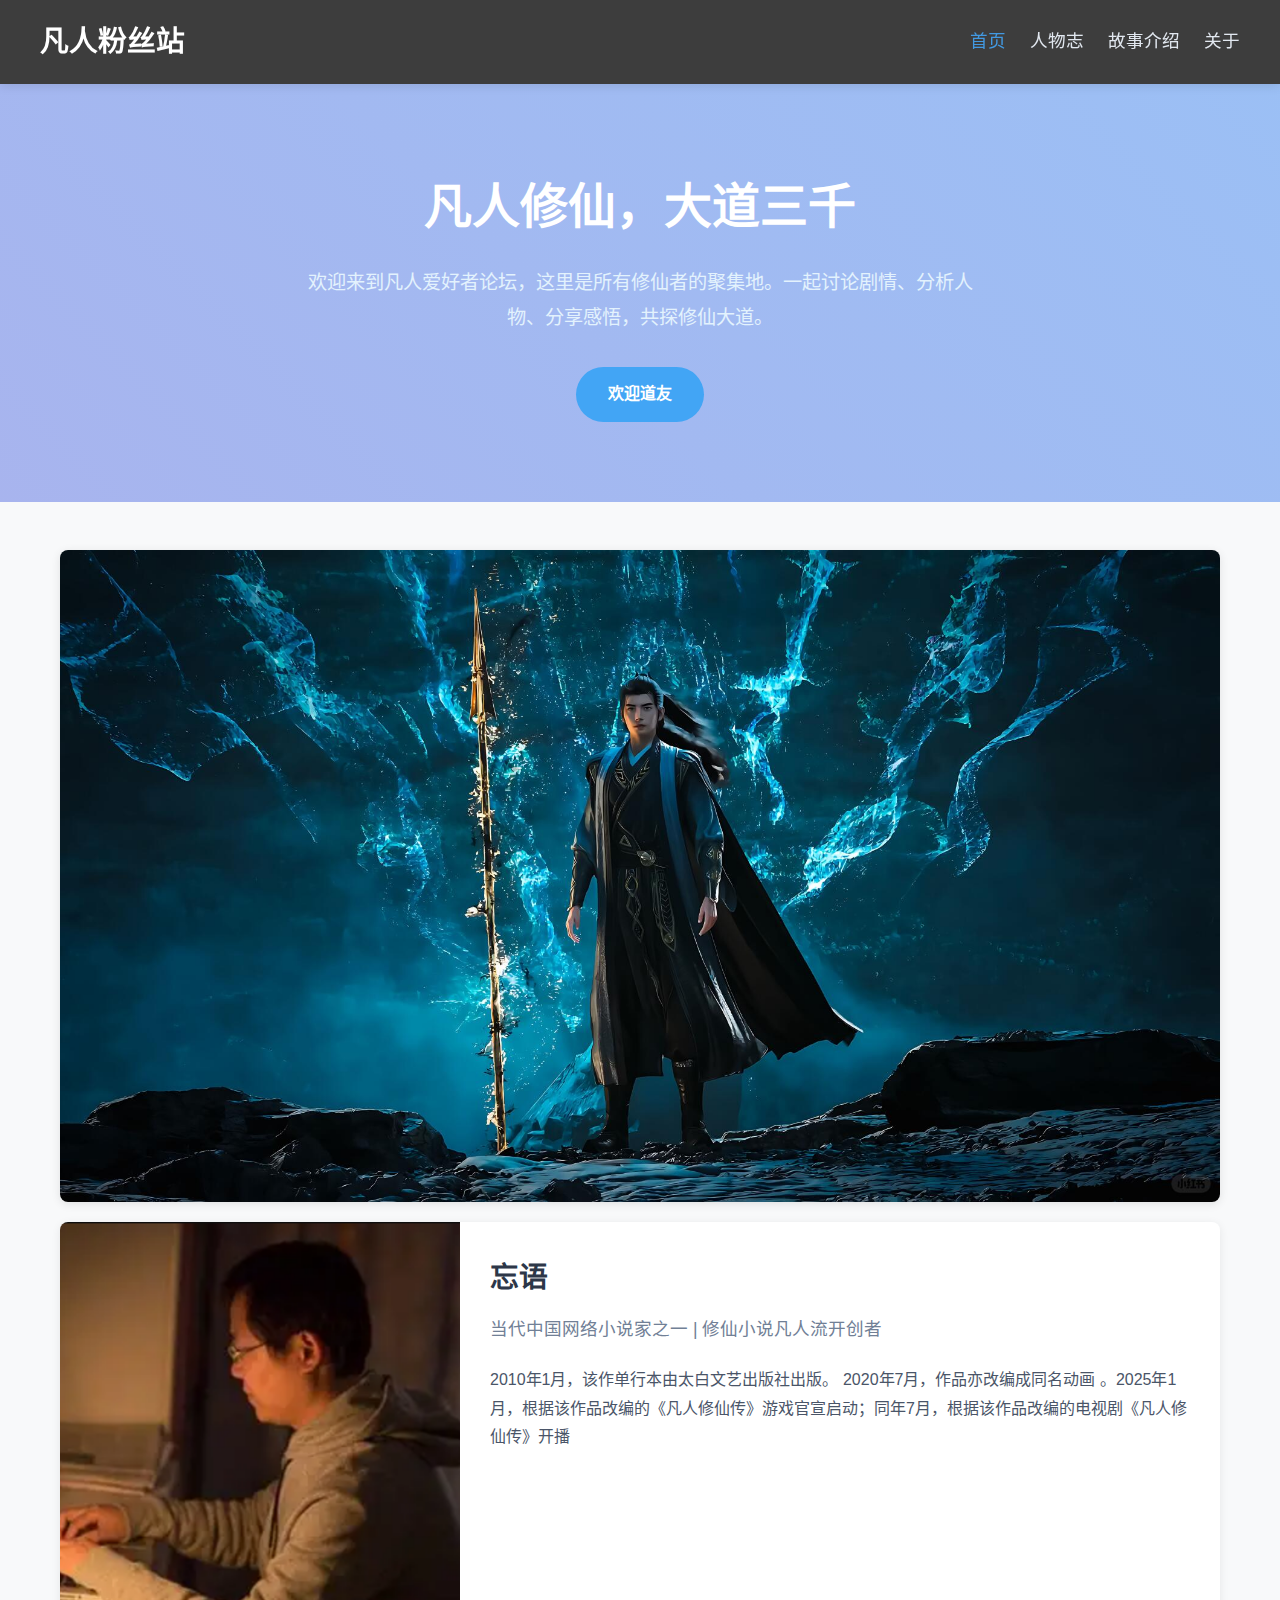
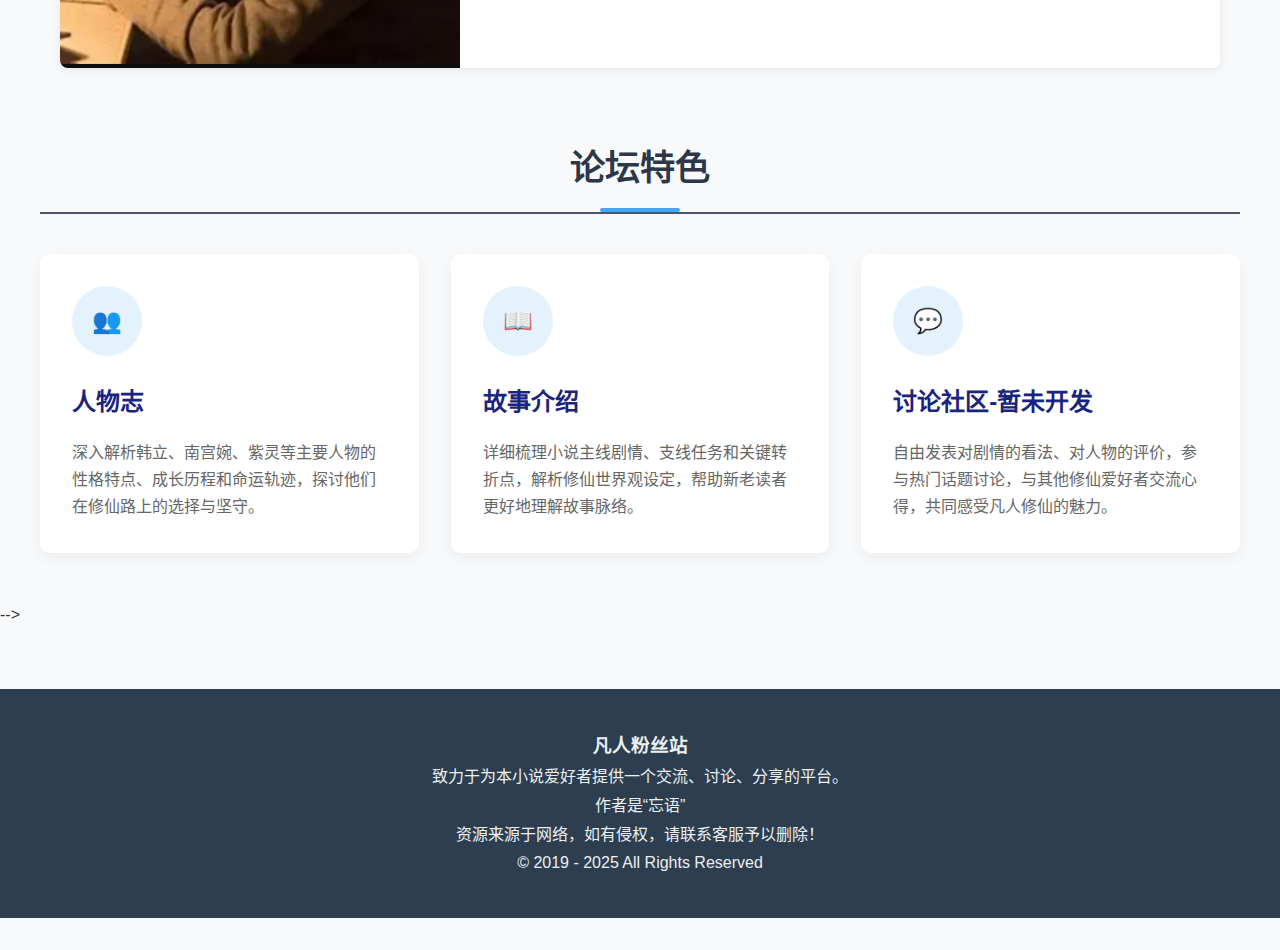
<file: index.html>
<!DOCTYPE html>
<html lang="zh-CN">
<head>
  <meta charset="UTF-8">
  <meta name="viewport" content="width=device-width, initial-scale=1.0">
  <title>凡人小说故事品鉴 - A Record of a Mortal’s Journey to Immortality</title>
  <link rel="stylesheet" href="css/style.css">
</head>
<body>
  <!-- 导航栏 -->
  <nav class="navbar">
    <div class="container nav-container">
      <a href="index.html" class="logo">
        凡人粉丝站
      </a>
      <ul class="nav-links">
        <li><a href="index.html" class="active">首页</a></li>
        <li><a href="/renwuzhi.html">人物志</a></li>
        <li><a href="/gushi.html">故事介绍</a></li>
        <li><a href="/about.html">关于</a></li>
      </ul>
    </div>
  </nav>



  <!-- 英雄区域 -->
  
	  
  <section class="hero">
    <div class="hero-content">
      <h1>凡人修仙，大道三千</h1>
      <p>欢迎来到凡人爱好者论坛，这里是所有修仙者的聚集地。一起讨论剧情、分析人物、分享感悟，共探修仙大道。</p>
      <a href="index.html" class="btn">欢迎道友</a>
    </div>
  </section>
  

  	
    <!-- 大图展示 -->
<div class="image-container">
    <!-- 大图展示区域 -->
    <div class="large-image">
              <img src="img/001.jpg" alt="凡人" class="main-image">
    </div>       
</div>

<!-- 人物介绍模块 -->
<div class="person-profile">
    <div class="profile-container">
        <!-- 左侧大图 -->
        <div class="profile-image">
            <img src="img/002.png" alt="人物照片" class="profile-img">
        </div>
        
        <!-- 右侧文字介绍 -->
        <div class="profile-content">
            <h2 class="profile-name">忘语</h2>
            <h3 class="profile-title">当代中国网络小说家之一 | 修仙小说凡人流开创者</h3>
            
            <div class="profile-bio">
                <p>2010年1月，该作单行本由太白文艺出版社出版。 2020年7月，作品亦改编成同名动画 。2025年1月，根据该作品改编的《凡人修仙传》游戏官宣启动；同年7月，根据该作品改编的电视剧《凡人修仙传》开播</p>

            </div>
        </div>
    </div>
	
</div>
    

	
	
<!-- </div>


  <!-- 特色板块 -->
  <section class="features">
    <div class="container">
      <h2 class="section-title">论坛特色</h2>
      <div class="features-grid">
        <div class="feature-card">
          <div class="feature-icon">
            <span>👥</span>
          </div>
          <h3>人物志</h3>
          <p>深入解析韩立、南宫婉、紫灵等主要人物的性格特点、成长历程和命运轨迹，探讨他们在修仙路上的选择与坚守。</p>
        </div>
        <div class="feature-card">
          <div class="feature-icon">
            <span>📖</span>
          </div>
          <h3>故事介绍</h3>
          <p>详细梳理小说主线剧情、支线任务和关键转折点，解析修仙世界观设定，帮助新老读者更好地理解故事脉络。</p>
        </div>
        <div class="feature-card">
          <div class="feature-icon">
            <span>💬</span>
          </div>
          <h3>讨论社区-暂未开发</h3>
          <p>自由发表对剧情的看法、对人物的评价，参与热门话题讨论，与其他修仙爱好者交流心得，共同感受凡人修仙的魅力。</p>
        </div>
      </div>
    </div>
  </section> -->



  <!-- 页脚 -->
  
  <footer class="footer">
    <div class="footercontainer">
      <div class="footer-content">
        <div class="footer-column">
          <h3>凡人粉丝站</h3>
          <p>致力于为本小说爱好者提供一个交流、讨论、分享的平台。</p>
		  <p>作者是“忘语”</p>
		  <p>资源来源于网络，如有侵权，请联系客服予以删除！</p>
		  <p class="copyright">© 2019 - 2025 All Rights Reserved</p>	
        </div>
	
	 </div>		
	 
	 

</div>
</file>
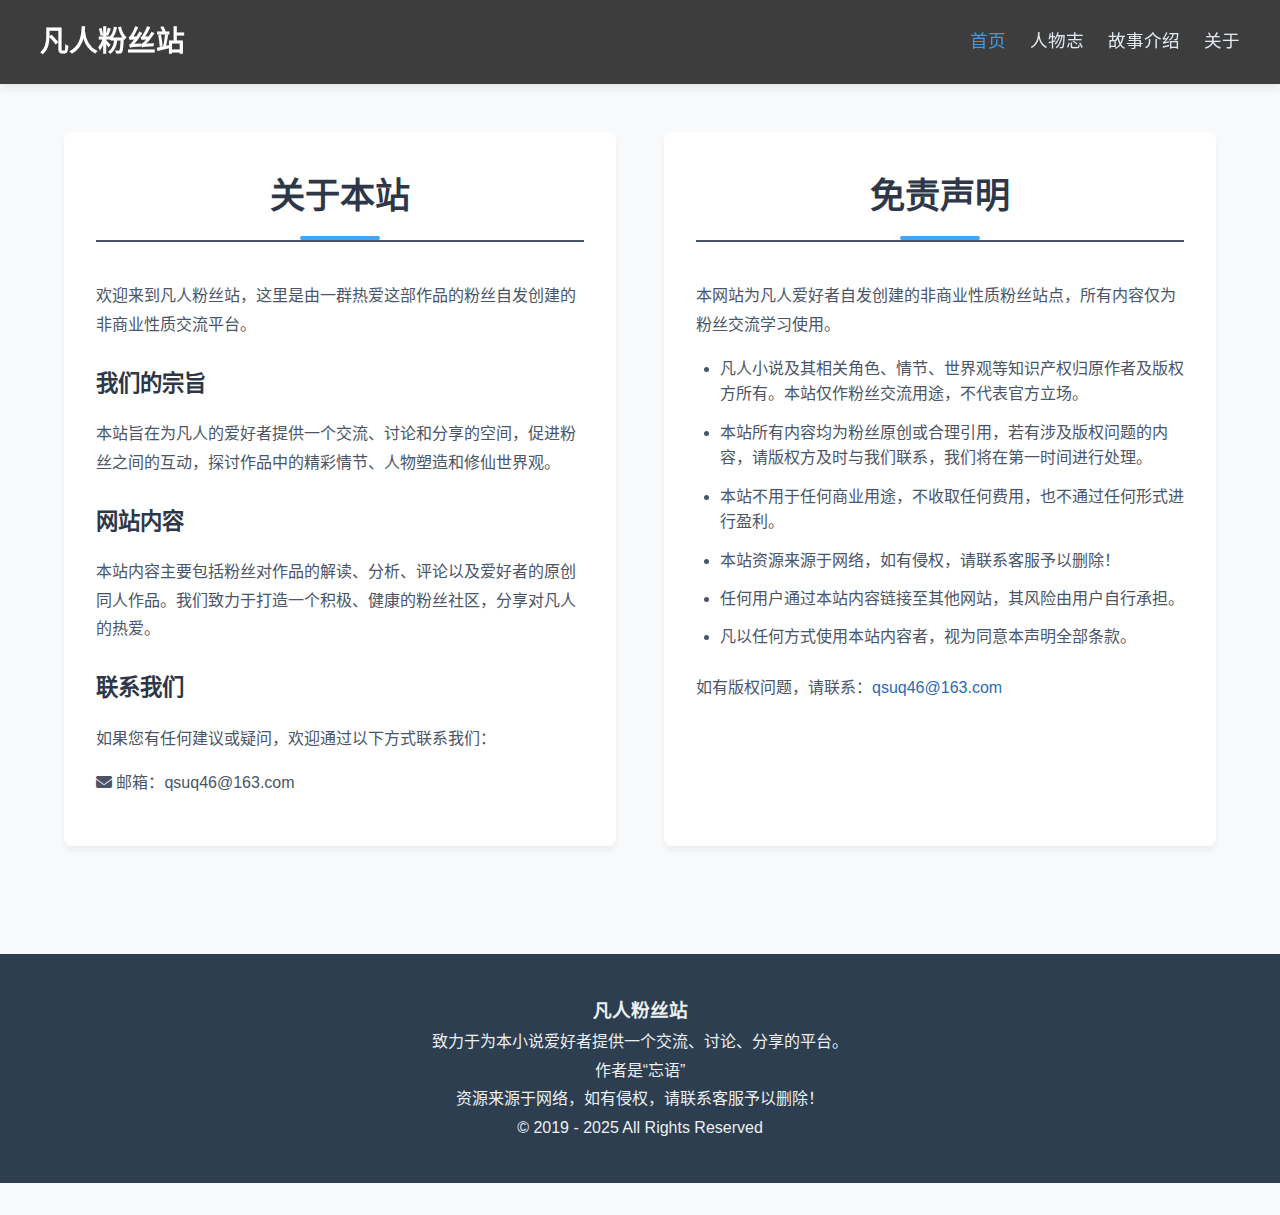
<file: about.html>
<!DOCTYPE html>
<html lang="zh-CN">
<head>
    <meta charset="UTF-8">
    <meta name="viewport" content="width=device-width, initial-scale=1.0">
    <title>关于我们 - 凡人粉丝站</title>
    <link rel="stylesheet" href="css/style.css">
    <link rel="stylesheet" href="https://cdnjs.cloudflare.com/ajax/libs/font-awesome/6.4.0/css/all.min.css">
</head>
<body>
  <!-- 导航栏 -->
  <nav class="navbar">
    <div class="container nav-container">
      <a href="index.html" class="logo">
        凡人粉丝站
      </a>
      <ul class="nav-links">
        <li><a href="index.html" class="active">首页</a></li>
        <li><a href="/renwuzhi.html">人物志</a></li>
        <li><a href="/gushi.html">故事介绍</a></li>
        <li><a href="/about.html">关于</a></li>
      </ul>
    </div>
  </nav>

    <!-- 主要内容 -->
    <main class="container about-container">
        <section class="about-section">
            <h1 class="section-title">关于本站</h1>
            
            <div class="about-content">
                <p>欢迎来到凡人粉丝站，这里是由一群热爱这部作品的粉丝自发创建的非商业性质交流平台。</p>
                
                <h2>我们的宗旨</h2>
                <p>本站旨在为凡人的爱好者提供一个交流、讨论和分享的空间，促进粉丝之间的互动，探讨作品中的精彩情节、人物塑造和修仙世界观。</p>
                
                <h2>网站内容</h2>
                <p>本站内容主要包括粉丝对作品的解读、分析、评论以及爱好者的原创同人作品。我们致力于打造一个积极、健康的粉丝社区，分享对凡人的热爱。</p>
                
                <h2>联系我们</h2>
                <p>如果您有任何建议或疑问，欢迎通过以下方式联系我们：</p>
                <p><i class="fas fa-envelope"></i> 邮箱：qsuq46@163.com</p>
            </div>
        </section>
        
        <section class="disclaimer-section">
            <h1 class="section-title">免责声明</h1>
            
            <div class="disclaimer-content">
                <p>本网站为凡人爱好者自发创建的非商业性质粉丝站点，所有内容仅为粉丝交流学习使用。</p>
                
                <ul>
                    <li>凡人小说及其相关角色、情节、世界观等知识产权归原作者及版权方所有。本站仅作粉丝交流用途，不代表官方立场。</li>
                    <li>本站所有内容均为粉丝原创或合理引用，若有涉及版权问题的内容，请版权方及时与我们联系，我们将在第一时间进行处理。</li>
                    <li>本站不用于任何商业用途，不收取任何费用，也不通过任何形式进行盈利。</li>
                    <li>本站资源来源于网络，如有侵权，请联系客服予以删除！</li>
                    <li>任何用户通过本站内容链接至其他网站，其风险由用户自行承担。</li>
                    <li>凡以任何方式使用本站内容者，视为同意本声明全部条款。</li>
                </ul>
                
                <p>如有版权问题，请联系：<a href="mailto:qsuq46@163.com">qsuq46@163.com</a></p>
            </div>
        </section>
    </main>

  <!-- 页脚 -->
  
  <footer class="footer">
    <div class="footercontainer">
      <div class="footer-content">
        <div class="footer-column">
          <h3>凡人粉丝站</h3>
          <p>致力于为本小说爱好者提供一个交流、讨论、分享的平台。</p>
		  <p>作者是“忘语”</p>
		  <p>资源来源于网络，如有侵权，请联系客服予以删除！</p>
		  <p class="copyright">© 2019 - 2025 All Rights Reserved</p>	
        </div>
	

	 </div>		
</body>
</html>
</file>
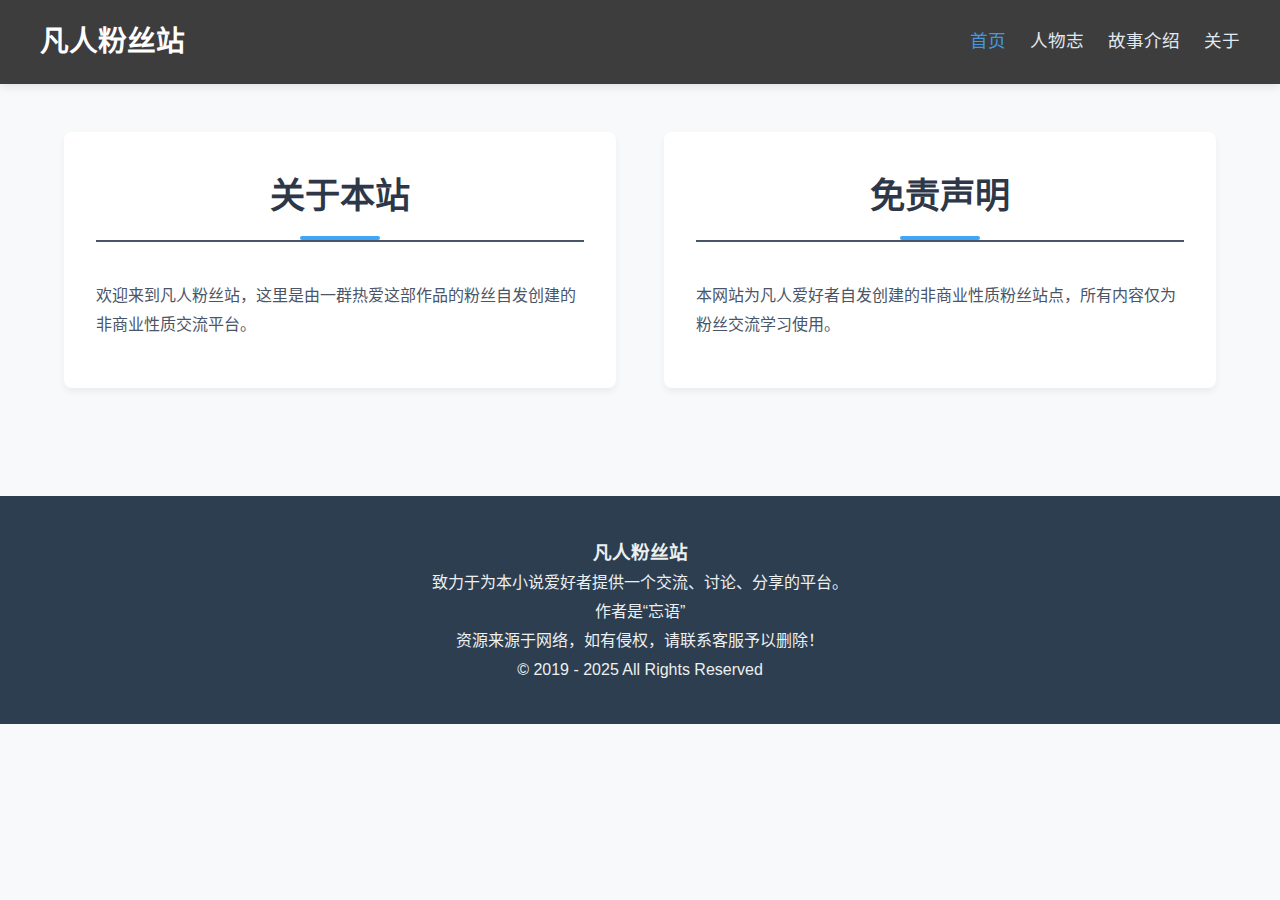
<file: gushi.html>
<!DOCTYPE html>
<html lang="zh-CN">
<head>
    <meta charset="UTF-8">
    <meta name="viewport" content="width=device-width, initial-scale=1.0">
    <title>故事解析 - 凡人粉丝站</title>
    <link rel="stylesheet" href="css/style.css">
    <link rel="stylesheet" href="https://cdnjs.cloudflare.com/ajax/libs/font-awesome/6.4.0/css/all.min.css">
</head>
<body>
  <!-- 导航栏 -->
  <nav class="navbar">
    <div class="container nav-container">
      <a href="#" class="logo">
        凡人粉丝站
      </a>
      <ul class="nav-links">
        <li><a href="#" class="active">首页</a></li>
        <li><a href="/renwuzhi.html">人物志</a></li>
        <li><a href="/gushi.html">故事介绍</a></li>
        <li><a href="/about.html">关于</a></li>
      </ul>
    </div>
  </nav>

    <!-- 主要内容 -->
    <main class="container about-container">
        <section class="about-section">
            <h1 class="section-title">关于本站</h1>
            
            <div class="about-content">
                <p>欢迎来到凡人粉丝站，这里是由一群热爱这部作品的粉丝自发创建的非商业性质交流平台。</p>

            </div>
        </section>
        
        <section class="disclaimer-section">
            <h1 class="section-title">免责声明</h1>
            
            <div class="disclaimer-content">
                <p>本网站为凡人爱好者自发创建的非商业性质粉丝站点，所有内容仅为粉丝交流学习使用。</p>
                
                
    
            </div>
        </section>
    </main>

  <!-- 页脚 -->
  
  <footer class="footer">
    <div class="footercontainer">
      <div class="footer-content">
        <div class="footer-column">
          <h3>凡人粉丝站</h3>
          <p>致力于为本小说爱好者提供一个交流、讨论、分享的平台。</p>
		  <p>作者是“忘语”</p>
		  <p>资源来源于网络，如有侵权，请联系客服予以删除！</p>
		  <p class="copyright">© 2019 - 2025 All Rights Reserved</p>	
        </div>
	
	 </div>		
</body>
</html>
</file>
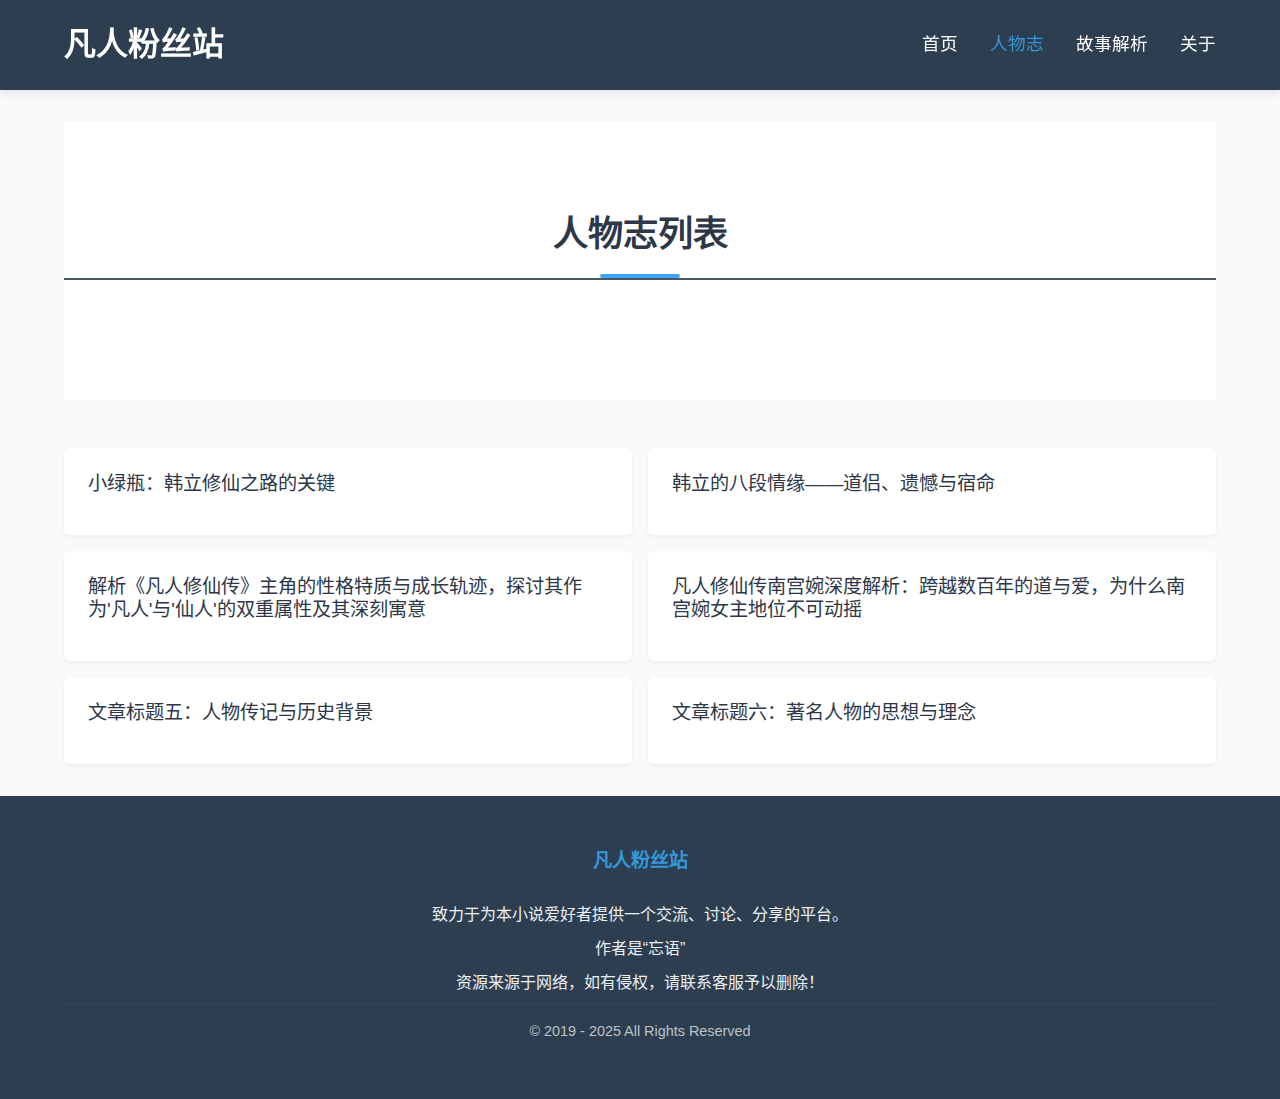
<file: renwuzhi.html>
<!DOCTYPE html>
<html lang="zh-CN">
<head>
    <meta charset="UTF-8">
    <meta name="viewport" content="width=device-width, initial-scale=1.0">
    <title>人物志文章列表</title>
    <link rel="stylesheet" href="css/style.css">
	<!-- 导航栏 /页脚-->
	<script src="js/layout.js"></script>
</head>
<body>

	
    <div class="articles-container">
		<!-- 英雄区域 -->
		
			  
		<section class="hero2">
		  <div class="hero-content">
		    <h1 class="section-title">人物志列表</h1>
		  </div>
		</section>
        
        
        <div class="articles-grid">
            <!-- 文章1 -->
            <div class="article-item">
                <a href="persona/001.html" class="article-title">小绿瓶：韩立修仙之路的关键</a>
                
            </div>
            
            <!-- 文章2 -->
            <div class="article-item">
                <a href="persona/002.html" class="article-title">韩立的八段情缘——道侣、遗憾与宿命</a>

            </div>
            
            <!-- 文章3 -->
            <div class="article-item">
                <a href="persona/003.html" class="article-title">解析《凡人修仙传》主角的性格特质与成长轨迹，探讨其作为'凡人'与'仙人'的双重属性及其深刻寓意</a>

            </div>
            
            <!-- 文章4 -->
            <div class="article-item">
                <a href="persona/004.html" class="article-title">凡人修仙传南宫婉深度解析：跨越数百年的道与爱，为什么南宫婉女主地位不可动摇</a>

            </div>
            
            <!-- 文章5 -->
            <div class="article-item">
                <a href="renwuzhi/article5.html" class="article-title">文章标题五：人物传记与历史背景</a>

            </div>
            
            <!-- 文章6 -->
            <div class="article-item">
                <a href="renwuzhi/article6.html" class="article-title">文章标题六：著名人物的思想与理念</a>

            </div>
        </div>
    </div>
		
	 
</body>
</html>
</file>
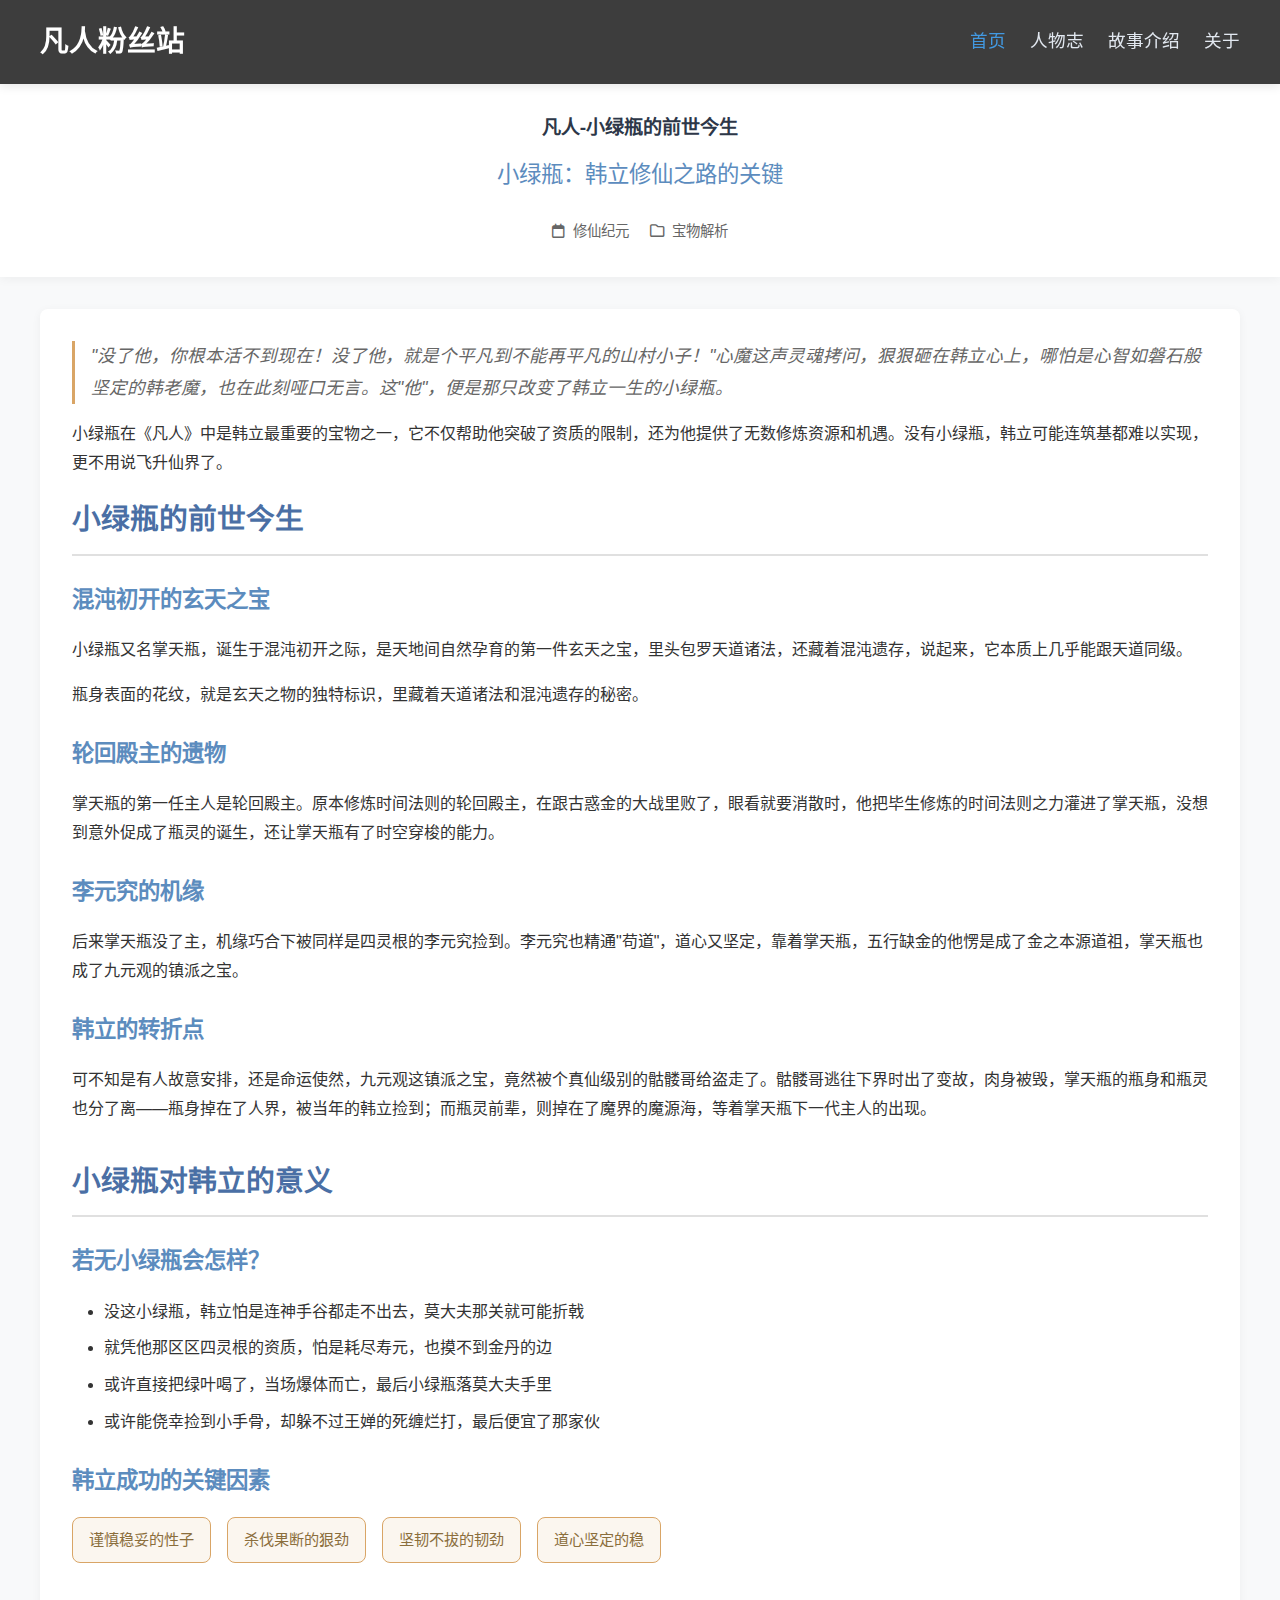
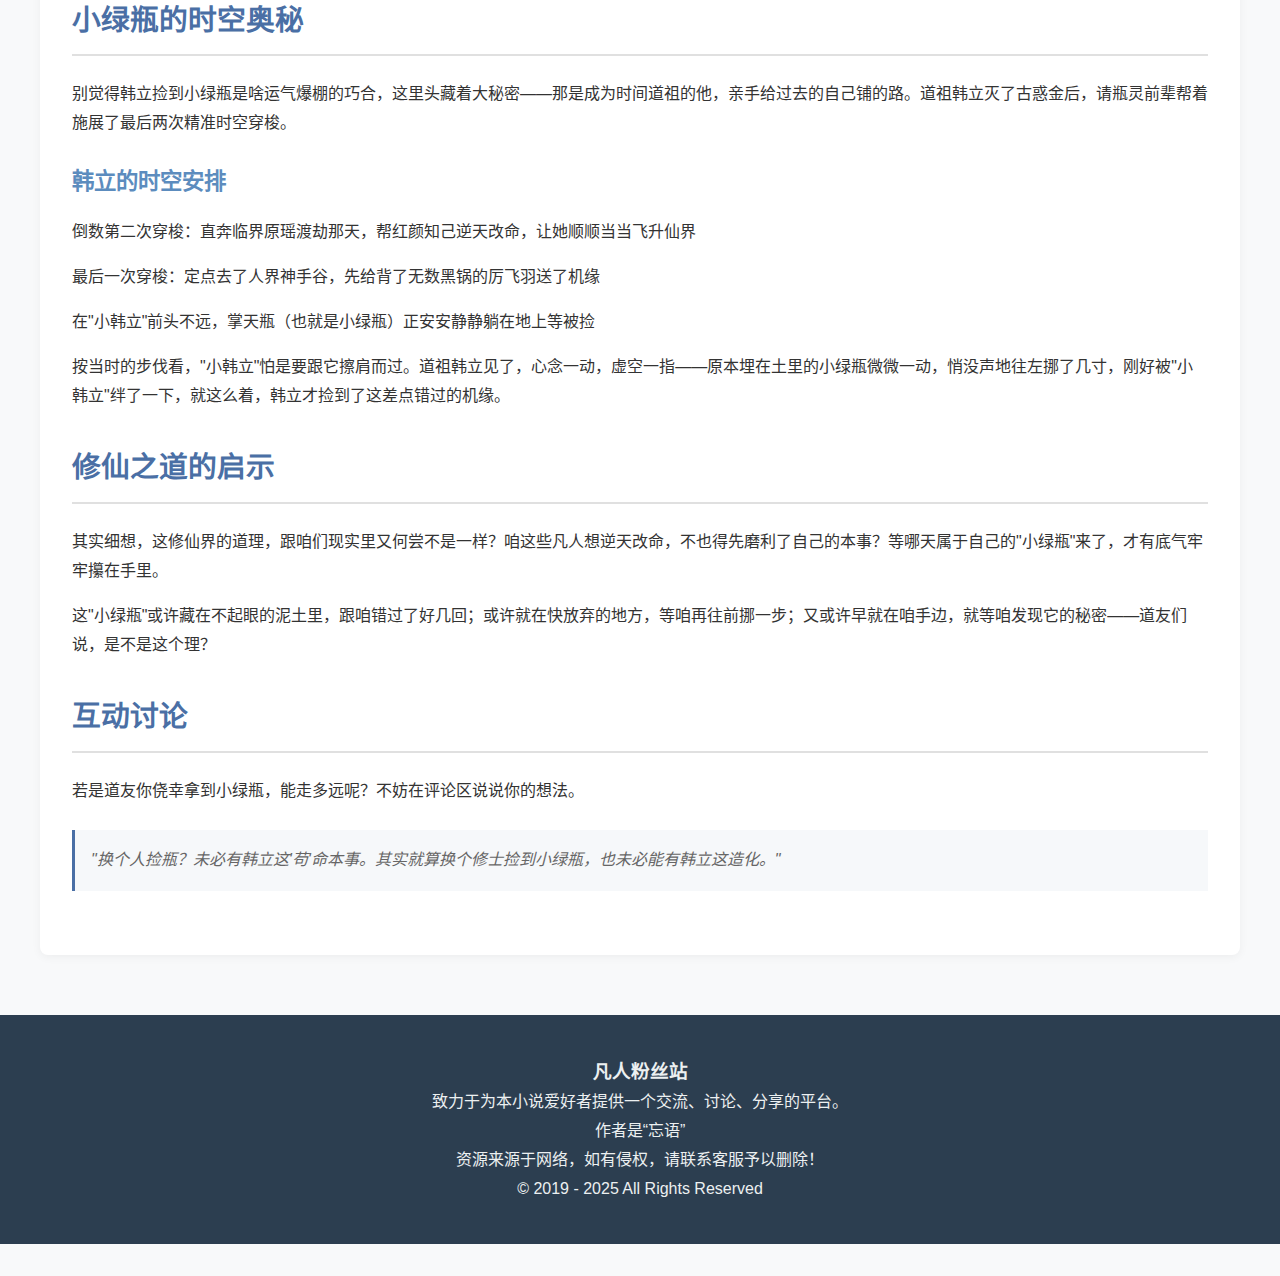
<file: persona/001.html>
<!DOCTYPE html>
<html lang="zh-CN">
<head>
    <meta charset="UTF-8">
    <meta name="viewport" content="width=device-width, initial-scale=1.0">
    <title>凡人小说 - 小绿瓶的秘密</title>
    <link rel="stylesheet" href="../css/style.css">

    <link rel="stylesheet" href="https://cdnjs.cloudflare.com/ajax/libs/font-awesome/6.4.0/css/all.min.css">
</head>
<body>
  <!-- 导航栏 -->
  <nav class="navbar">
    <div class="container nav-container">
      <a href="#" class="logo">
        凡人粉丝站
      </a>
      <ul class="nav-links">
        <li><a href="#" class="active">首页</a></li>
        <li><a href="/renwuzhi.html">人物志</a></li>
        <li><a href="/gushi.html">故事介绍</a></li>
        <li><a href="/about.html">关于</a></li>
      </ul>
    </div>
  </nav>
	
    <!-- 页面头部 -->
	
    <header class="article-header">
        <div class="footercontainer">
            <h1 class="article-title">凡人-小绿瓶的前世今生</h1>
            <p class="article-subtitle">小绿瓶：韩立修仙之路的关键</p>
            <div class="article-meta">
                <span><i class="far fa-calendar"></i> 修仙纪元</span>
                <span><i class="far fa-folder"></i> 宝物解析</span>
            </div>
        </div>
    </header>

    <!-- 主要内容区 -->
    <main class="container">
        <article class="article-content">
            <p class="opening-paragraph">
                "没了他，你根本活不到现在！没了他，就是个平凡到不能再平凡的山村小子！"心魔这声灵魂拷问，狠狠砸在韩立心上，哪怕是心智如磐石般坚定的韩老魔，也在此刻哑口无言。这"他"，便是那只改变了韩立一生的小绿瓶。
            </p>

            <p>
                小绿瓶在《凡人》中是韩立最重要的宝物之一，它不仅帮助他突破了资质的限制，还为他提供了无数修炼资源和机遇。没有小绿瓶，韩立可能连筑基都难以实现，更不用说飞升仙界了。
            </p>

            <section class="article-section">
                <h2 class="section-title">小绿瓶的前世今生</h2>
                
                <h3 class="subsection-title">混沌初开的玄天之宝</h3>
                <p>
                    小绿瓶又名掌天瓶，诞生于混沌初开之际，是天地间自然孕育的第一件玄天之宝，里头包罗天道诸法，还藏着混沌遗存，说起来，它本质上几乎能跟天道同级。
                </p>
                <p>
                    瓶身表面的花纹，就是玄天之物的独特标识，里藏着天道诸法和混沌遗存的秘密。
                </p>

                <h3 class="subsection-title">轮回殿主的遗物</h3>
                <p>
                    掌天瓶的第一任主人是轮回殿主。原本修炼时间法则的轮回殿主，在跟古惑金的大战里败了，眼看就要消散时，他把毕生修炼的时间法则之力灌进了掌天瓶，没想到意外促成了瓶灵的诞生，还让掌天瓶有了时空穿梭的能力。
                </p>

                <h3 class="subsection-title">李元究的机缘</h3>
                <p>
                    后来掌天瓶没了主，机缘巧合下被同样是四灵根的李元究捡到。李元究也精通"苟道"，道心又坚定，靠着掌天瓶，五行缺金的他愣是成了金之本源道祖，掌天瓶也成了九元观的镇派之宝。
                </p>

                <h3 class="subsection-title">韩立的转折点</h3>
                <p>
                    可不知是有人故意安排，还是命运使然，九元观这镇派之宝，竟然被个真仙级别的骷髅哥给盗走了。骷髅哥逃往下界时出了变故，肉身被毁，掌天瓶的瓶身和瓶灵也分了离——瓶身掉在了人界，被当年的韩立捡到；而瓶灵前辈，则掉在了魔界的魔源海，等着掌天瓶下一代主人的出现。
                </p>
            </section>

            <section class="article-section">
                <h2 class="section-title">小绿瓶对韩立的意义</h2>
                
                <h3 class="subsection-title">若无小绿瓶会怎样？</h3>
                <ul class="article-list">
                    <li>没这小绿瓶，韩立怕是连神手谷都走不出去，莫大夫那关就可能折戟</li>
                    <li>就凭他那区区四灵根的资质，怕是耗尽寿元，也摸不到金丹的边</li>
                    <li>或许直接把绿叶喝了，当场爆体而亡，最后小绿瓶落莫大夫手里</li>
                    <li>或许能侥幸捡到小手骨，却躲不过王婵的死缠烂打，最后便宜了那家伙</li>
                </ul>

                <h3 class="subsection-title">韩立成功的关键因素</h3>
                <div class="key-factors">
                    <div class="factor-item">谨慎稳妥的性子</div>
                    <div class="factor-item">杀伐果断的狠劲</div>
                    <div class="factor-item">坚韧不拔的韧劲</div>
                    <div class="factor-item">道心坚定的稳</div>
                </div>
            </section>

            <section class="article-section">
                <h2 class="section-title">小绿瓶的时空奥秘</h2>
                <p>
                    别觉得韩立捡到小绿瓶是啥运气爆棚的巧合，这里头藏着大秘密——那是成为时间道祖的他，亲手给过去的自己铺的路。道祖韩立灭了古惑金后，请瓶灵前辈帮着施展了最后两次精准时空穿梭。
                </p>

                <h3 class="subsection-title">韩立的时空安排</h3>
                <p>
                    倒数第二次穿梭：直奔临界原瑶渡劫那天，帮红颜知己逆天改命，让她顺顺当当飞升仙界
                </p>
                <p>
                    最后一次穿梭：定点去了人界神手谷，先给背了无数黑锅的厉飞羽送了机缘
                </p>
                <p>
                    在"小韩立"前头不远，掌天瓶（也就是小绿瓶）正安安静静躺在地上等被捡
                </p>
                <p>
                    按当时的步伐看，"小韩立"怕是要跟它擦肩而过。道祖韩立见了，心念一动，虚空一指——原本埋在土里的小绿瓶微微一动，悄没声地往左挪了几寸，刚好被"小韩立"绊了一下，就这么着，韩立才捡到了这差点错过的机缘。
                </p>
            </section>

            <section class="article-section">
                <h2 class="section-title">修仙之道的启示</h2>
                <p>
                    其实细想，这修仙界的道理，跟咱们现实里又何尝不是一样？咱这些凡人想逆天改命，不也得先磨利了自己的本事？等哪天属于自己的"小绿瓶"来了，才有底气牢牢攥在手里。
                </p>
                <p>
                    这"小绿瓶"或许藏在不起眼的泥土里，跟咱错过了好几回；或许就在快放弃的地方，等咱再往前挪一步；又或许早就在咱手边，就等咱发现它的秘密——道友们说，是不是这个理？
                </p>
            </section>

            <section class="article-section">
                <h2 class="section-title">互动讨论</h2>
                <p>
                    若是道友你侥幸拿到小绿瓶，能走多远呢？不妨在评论区说说你的想法。
                </p>
                <blockquote class="article-quote">
                    "换个人捡瓶？未必有韩立这'苟'命本事。其实就算换个修士捡到小绿瓶，也未必能有韩立这造化。"
                </blockquote>
            </section>
        </article>

    </main>

  <!-- 页脚 -->
  
  <footer class="footer">
    <div class="footercontainer">
      <div class="footer-content">
        <div class="footer-column">
          <h3>凡人粉丝站</h3>
          <p>致力于为本小说爱好者提供一个交流、讨论、分享的平台。</p>
		  <p>作者是“忘语”</p>
		  <p>资源来源于网络，如有侵权，请联系客服予以删除！</p>
		  <p class="copyright">© 2019 - 2025 All Rights Reserved</p>	
        </div>
	
	 </div>		

    <script>
        // 简单的交互效果
        document.addEventListener('DOMContentLoaded', function() {
            // 平滑滚动
            document.querySelectorAll('a[href^="#"]').forEach(anchor => {
                anchor.addEventListener('click', function (e) {
                    e.preventDefault();
                    document.querySelector(this.getAttribute('href')).scrollIntoView({
                        behavior: 'smooth'
                    });
                });
            });

            // 评论提交功能
            const commentForm = document.querySelector('.comment-form');
            const commentInput = commentForm.querySelector('textarea');
            const commentsList = document.querySelector('.comments-list');
            
            commentForm.addEventListener('submit', function(e) {
                e.preventDefault();
                if(commentInput.value.trim() !== '') {
                    const noComments = document.querySelector('.no-comments');
                    if(noComments) {
                        commentsList.removeChild(noComments);
                    }
                    
                    const commentDiv = document.createElement('div');
                    commentDiv.className = 'comment-item';
                    commentDiv.innerHTML = `
                        <div class="comment-author">道友</div>
                        <div class="comment-text">${commentInput.value}</div>
                        <div class="comment-time">刚刚</div>
                    `;
                    commentsList.prepend(commentDiv);
                    commentInput.value = '';
                }
            });
        });
    </script>
</body>
</html>
</file>
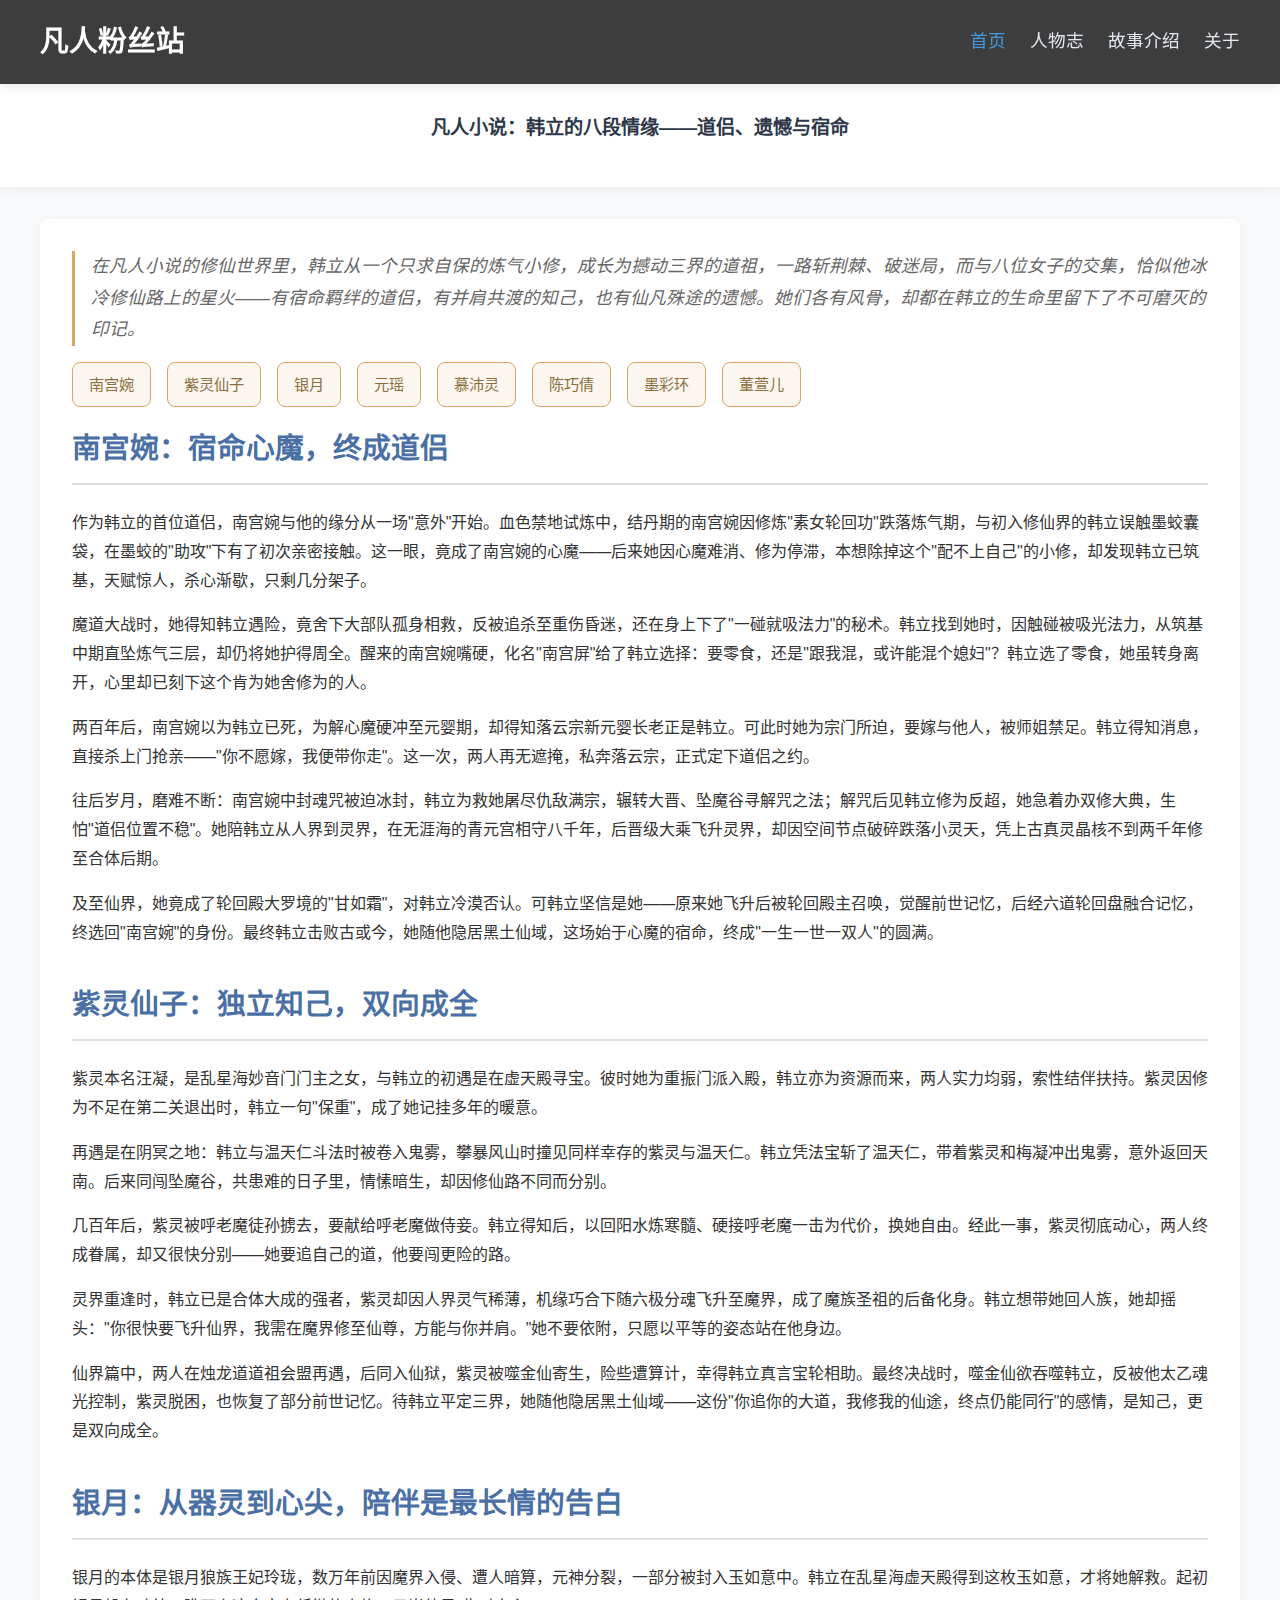
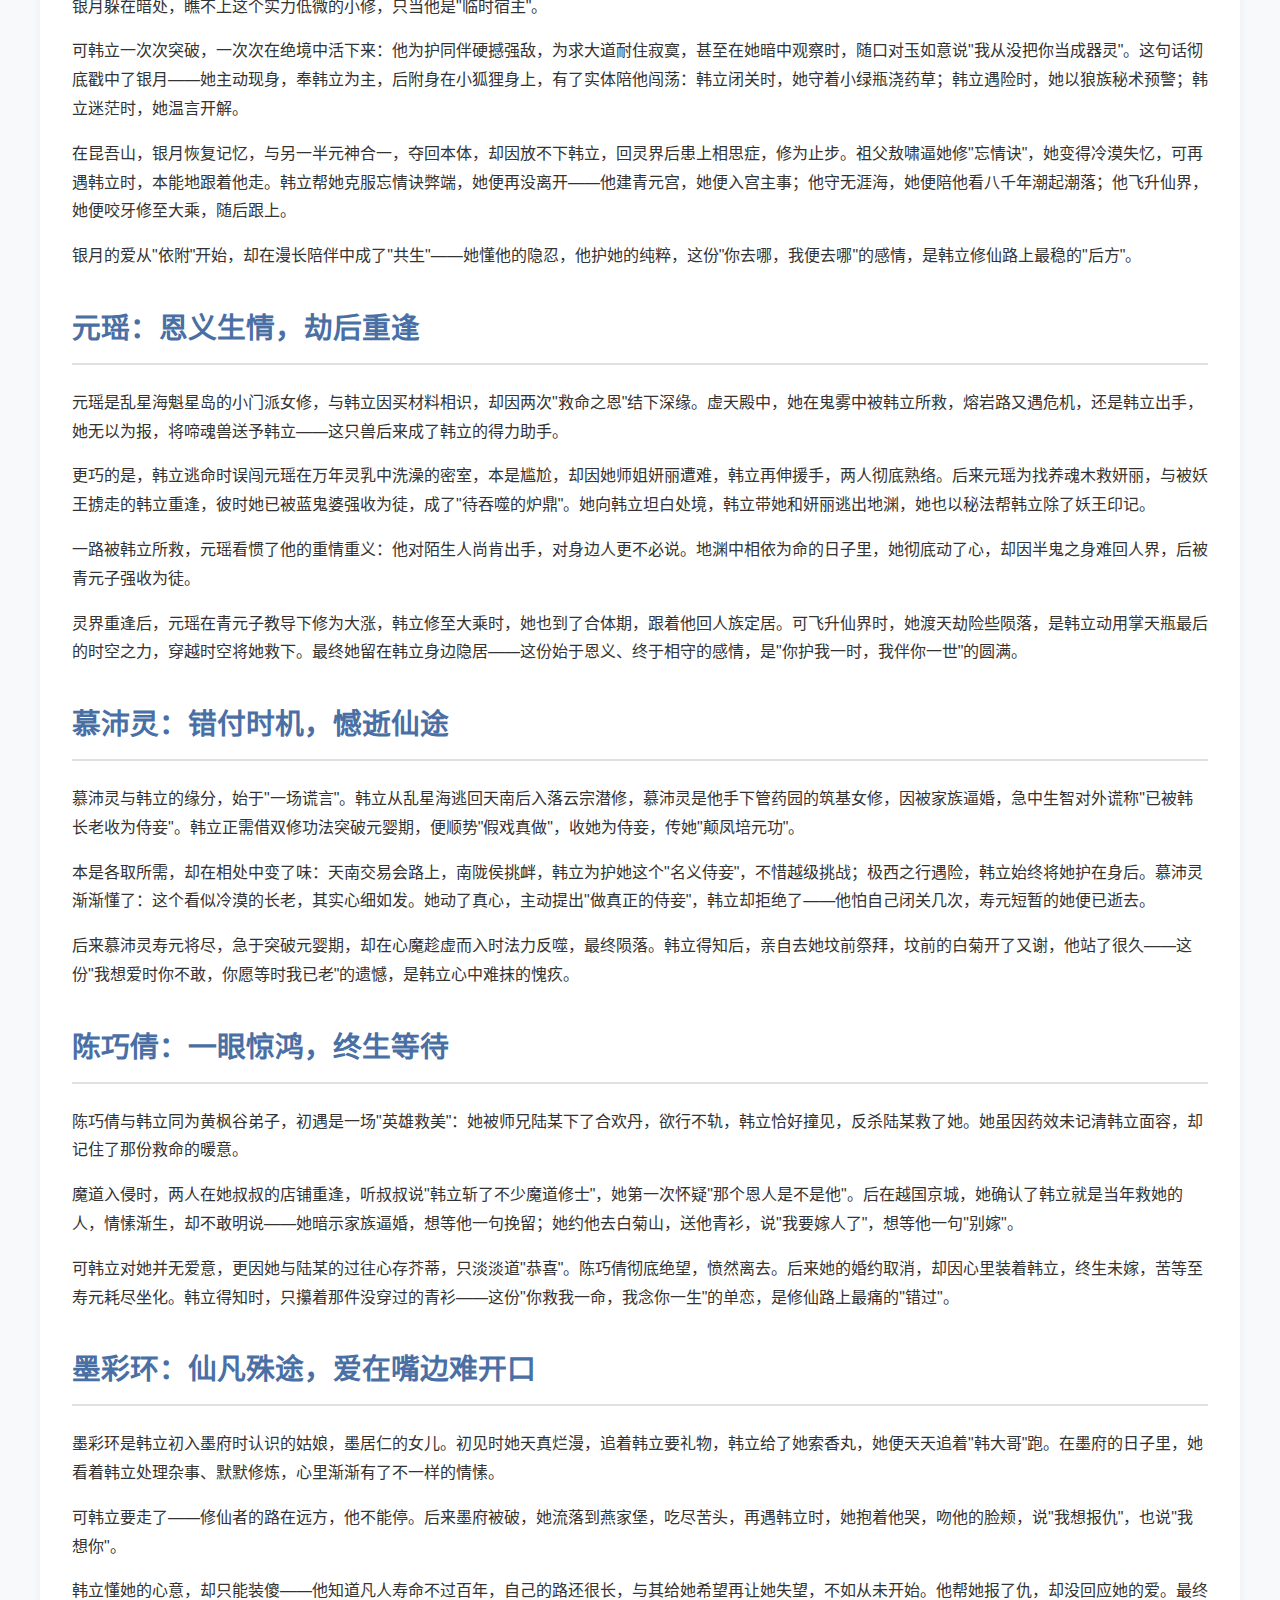
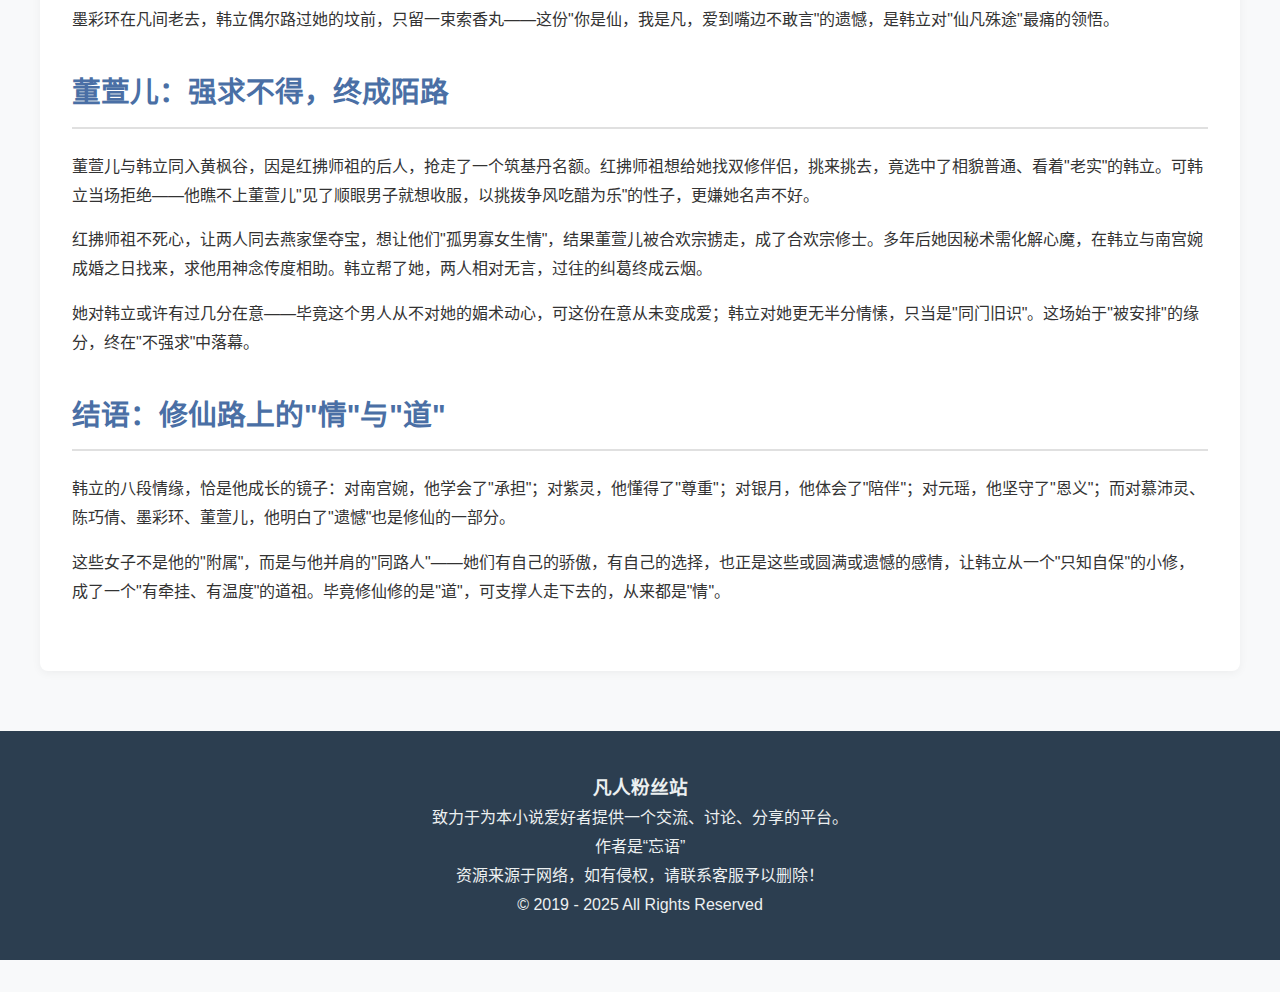
<file: persona/002.html>
<!DOCTYPE html>
<html lang="zh-CN">
<head>
    <meta charset="UTF-8">
    <meta name="viewport" content="width=device-width, initial-scale=1.0">
    <title>凡人小说：韩立的八段情缘——道侣、遗憾与宿命</title>
    <meta name="description" content="本文详细解析《凡人》中韩立的八段情缘，包括与南宫婉、紫灵仙子、银月等八位女子的故事，探讨道侣、遗憾与宿命的主题。">
    <meta name="keywords" content="凡人修仙传, 韩立, 南宫婉, 紫灵仙子, 银月, 修仙情缘, 道侣">
    <link rel="stylesheet" href="../css/style.css">

    <link rel="stylesheet" href="https://cdnjs.cloudflare.com/ajax/libs/font-awesome/6.0.0-beta3/css/all.min.css">
</head>
<body>
	
  <!-- 导航栏 -->
  <nav class="navbar">
    <div class="container nav-container">
      <a href="index.html" class="logo">
        凡人粉丝站
      </a>
      <ul class="nav-links">
        <li><a href="index.html" class="active">首页</a></li>
        <li><a href="/renwuzhi.html">人物志</a></li>
        <li><a href="/gushi.html">故事介绍</a></li>
        <li><a href="/about.html">关于</a></li>
      </ul>
    </div>
  </nav>
	
    <header class="article-header">
        <div class="footercontainer">
            <h1 class="article-title">凡人小说：韩立的八段情缘——道侣、遗憾与宿命</h1>

        </div>
    </header>

    <div class="container">
        <article class="article-content">
            <p class="opening-paragraph">
                在凡人小说的修仙世界里，韩立从一个只求自保的炼气小修，成长为撼动三界的道祖，一路斩荆棘、破迷局，而与八位女子的交集，恰似他冰冷修仙路上的星火——有宿命羁绊的道侣，有并肩共渡的知己，也有仙凡殊途的遗憾。她们各有风骨，却都在韩立的生命里留下了不可磨灭的印记。
            </p>

            <div class="key-factors">
                <span class="factor-item">南宫婉</span>
                <span class="factor-item">紫灵仙子</span>
                <span class="factor-item">银月</span>
                <span class="factor-item">元瑶</span>
                <span class="factor-item">慕沛灵</span>
                <span class="factor-item">陈巧倩</span>
                <span class="factor-item">墨彩环</span>
                <span class="factor-item">董萱儿</span>
            </div>

            <section class="article-section">
                <h2 class="section-title">南宫婉：宿命心魔，终成道侣</h2>
                <p>
                    作为韩立的首位道侣，南宫婉与他的缘分从一场"意外"开始。血色禁地试炼中，结丹期的南宫婉因修炼"素女轮回功"跌落炼气期，与初入修仙界的韩立误触墨蛟囊袋，在墨蛟的"助攻"下有了初次亲密接触。这一眼，竟成了南宫婉的心魔——后来她因心魔难消、修为停滞，本想除掉这个"配不上自己"的小修，却发现韩立已筑基，天赋惊人，杀心渐歇，只剩几分架子。
                </p>
                <p>
                    魔道大战时，她得知韩立遇险，竟舍下大部队孤身相救，反被追杀至重伤昏迷，还在身上下了"一碰就吸法力"的秘术。韩立找到她时，因触碰被吸光法力，从筑基中期直坠炼气三层，却仍将她护得周全。醒来的南宫婉嘴硬，化名"南宫屏"给了韩立选择：要零食，还是"跟我混，或许能混个媳妇"？韩立选了零食，她虽转身离开，心里却已刻下这个肯为她舍修为的人。
                </p>
                <p>
                    两百年后，南宫婉以为韩立已死，为解心魔硬冲至元婴期，却得知落云宗新元婴长老正是韩立。可此时她为宗门所迫，要嫁与他人，被师姐禁足。韩立得知消息，直接杀上门抢亲——"你不愿嫁，我便带你走"。这一次，两人再无遮掩，私奔落云宗，正式定下道侣之约。
                </p>
                <p>
                    往后岁月，磨难不断：南宫婉中封魂咒被迫冰封，韩立为救她屠尽仇敌满宗，辗转大晋、坠魔谷寻解咒之法；解咒后见韩立修为反超，她急着办双修大典，生怕"道侣位置不稳"。她陪韩立从人界到灵界，在无涯海的青元宫相守八千年，后晋级大乘飞升灵界，却因空间节点破碎跌落小灵天，凭上古真灵晶核不到两千年修至合体后期。
                </p>
                <p>
                    及至仙界，她竟成了轮回殿大罗境的"甘如霜"，对韩立冷漠否认。可韩立坚信是她——原来她飞升后被轮回殿主召唤，觉醒前世记忆，后经六道轮回盘融合记忆，终选回"南宫婉"的身份。最终韩立击败古或今，她随他隐居黑土仙域，这场始于心魔的宿命，终成"一生一世一双人"的圆满。
                </p>
            </section>

            <section class="article-section">
                <h2 class="section-title">紫灵仙子：独立知己，双向成全</h2>
                <p>
                    紫灵本名汪凝，是乱星海妙音门门主之女，与韩立的初遇是在虚天殿寻宝。彼时她为重振门派入殿，韩立亦为资源而来，两人实力均弱，索性结伴扶持。紫灵因修为不足在第二关退出时，韩立一句"保重"，成了她记挂多年的暖意。
                </p>
                <p>
                    再遇是在阴冥之地：韩立与温天仁斗法时被卷入鬼雾，攀暴风山时撞见同样幸存的紫灵与温天仁。韩立凭法宝斩了温天仁，带着紫灵和梅凝冲出鬼雾，意外返回天南。后来同闯坠魔谷，共患难的日子里，情愫暗生，却因修仙路不同而分别。
                </p>
                <p>
                    几百年后，紫灵被呼老魔徒孙掳去，要献给呼老魔做侍妾。韩立得知后，以回阳水炼寒髓、硬接呼老魔一击为代价，换她自由。经此一事，紫灵彻底动心，两人终成眷属，却又很快分别——她要追自己的道，他要闯更险的路。
                </p>
                <p>
                    灵界重逢时，韩立已是合体大成的强者，紫灵却因人界灵气稀薄，机缘巧合下随六极分魂飞升至魔界，成了魔族圣祖的后备化身。韩立想带她回人族，她却摇头："你很快要飞升仙界，我需在魔界修至仙尊，方能与你并肩。"她不要依附，只愿以平等的姿态站在他身边。
                </p>
                <p>
                    仙界篇中，两人在烛龙道道祖会盟再遇，后同入仙狱，紫灵被噬金仙寄生，险些遭算计，幸得韩立真言宝轮相助。最终决战时，噬金仙欲吞噬韩立，反被他太乙魂光控制，紫灵脱困，也恢复了部分前世记忆。待韩立平定三界，她随他隐居黑土仙域——这份"你追你的大道，我修我的仙途，终点仍能同行"的感情，是知己，更是双向成全。
                </p>
            </section>

            <section class="article-section">
                <h2 class="section-title">银月：从器灵到心尖，陪伴是最长情的告白</h2>
                <p>
                    银月的本体是银月狼族王妃玲珑，数万年前因魔界入侵、遭人暗算，元神分裂，一部分被封入玉如意中。韩立在乱星海虚天殿得到这枚玉如意，才将她解救。起初银月躲在暗处，瞧不上这个实力低微的小修，只当他是"临时宿主"。
                </p>
                <p>
                    可韩立一次次突破，一次次在绝境中活下来：他为护同伴硬撼强敌，为求大道耐住寂寞，甚至在她暗中观察时，随口对玉如意说"我从没把你当成器灵"。这句话彻底戳中了银月——她主动现身，奉韩立为主，后附身在小狐狸身上，有了实体陪他闯荡：韩立闭关时，她守着小绿瓶浇药草；韩立遇险时，她以狼族秘术预警；韩立迷茫时，她温言开解。
                </p>
                <p>
                    在昆吾山，银月恢复记忆，与另一半元神合一，夺回本体，却因放不下韩立，回灵界后患上相思症，修为止步。祖父敖啸逼她修"忘情诀"，她变得冷漠失忆，可再遇韩立时，本能地跟着他走。韩立帮她克服忘情诀弊端，她便再没离开——他建青元宫，她便入宫主事；他守无涯海，她便陪他看八千年潮起潮落；他飞升仙界，她便咬牙修至大乘，随后跟上。
                </p>
                <p>
                    银月的爱从"依附"开始，却在漫长陪伴中成了"共生"——她懂他的隐忍，他护她的纯粹，这份"你去哪，我便去哪"的感情，是韩立修仙路上最稳的"后方"。
                </p>
            </section>

            <section class="article-section">
                <h2 class="section-title">元瑶：恩义生情，劫后重逢</h2>
                <p>
                    元瑶是乱星海魁星岛的小门派女修，与韩立因买材料相识，却因两次"救命之恩"结下深缘。虚天殿中，她在鬼雾中被韩立所救，熔岩路又遇危机，还是韩立出手，她无以为报，将啼魂兽送予韩立——这只兽后来成了韩立的得力助手。
                </p>
                <p>
                    更巧的是，韩立逃命时误闯元瑶在万年灵乳中洗澡的密室，本是尴尬，却因她师姐妍丽遭难，韩立再伸援手，两人彻底熟络。后来元瑶为找养魂木救妍丽，与被妖王掳走的韩立重逢，彼时她已被蓝鬼婆强收为徒，成了"待吞噬的炉鼎"。她向韩立坦白处境，韩立带她和妍丽逃出地渊，她也以秘法帮韩立除了妖王印记。
                </p>
                <p>
                    一路被韩立所救，元瑶看惯了他的重情重义：他对陌生人尚肯出手，对身边人更不必说。地渊中相依为命的日子里，她彻底动了心，却因半鬼之身难回人界，后被青元子强收为徒。
                </p>
                <p>
                    灵界重逢后，元瑶在青元子教导下修为大涨，韩立修至大乘时，她也到了合体期，跟着他回人族定居。可飞升仙界时，她渡天劫险些陨落，是韩立动用掌天瓶最后的时空之力，穿越时空将她救下。最终她留在韩立身边隐居——这份始于恩义、终于相守的感情，是"你护我一时，我伴你一世"的圆满。
                </p>
            </section>

            <section class="article-section">
                <h2 class="section-title">慕沛灵：错付时机，憾逝仙途</h2>
                <p>
                    慕沛灵与韩立的缘分，始于"一场谎言"。韩立从乱星海逃回天南后入落云宗潜修，慕沛灵是他手下管药园的筑基女修，因被家族逼婚，急中生智对外谎称"已被韩长老收为侍妾"。韩立正需借双修功法突破元婴期，便顺势"假戏真做"，收她为侍妾，传她"颠凤培元功"。
                </p>
                <p>
                    本是各取所需，却在相处中变了味：天南交易会路上，南陇侯挑衅，韩立为护她这个"名义侍妾"，不惜越级挑战；极西之行遇险，韩立始终将她护在身后。慕沛灵渐渐懂了：这个看似冷漠的长老，其实心细如发。她动了真心，主动提出"做真正的侍妾"，韩立却拒绝了——他怕自己闭关几次，寿元短暂的她便已逝去。
                </p>
                <p>
                    后来慕沛灵寿元将尽，急于突破元婴期，却在心魔趁虚而入时法力反噬，最终陨落。韩立得知后，亲自去她坟前祭拜，坟前的白菊开了又谢，他站了很久——这份"我想爱时你不敢，你愿等时我已老"的遗憾，是韩立心中难抹的愧疚。
                </p>
            </section>

            <section class="article-section">
                <h2 class="section-title">陈巧倩：一眼惊鸿，终生等待</h2>
                <p>
                    陈巧倩与韩立同为黄枫谷弟子，初遇是一场"英雄救美"：她被师兄陆某下了合欢丹，欲行不轨，韩立恰好撞见，反杀陆某救了她。她虽因药效未记清韩立面容，却记住了那份救命的暖意。
                </p>
                <p>
                    魔道入侵时，两人在她叔叔的店铺重逢，听叔叔说"韩立斩了不少魔道修士"，她第一次怀疑"那个恩人是不是他"。后在越国京城，她确认了韩立就是当年救她的人，情愫渐生，却不敢明说——她暗示家族逼婚，想等他一句挽留；她约他去白菊山，送他青衫，说"我要嫁人了"，想等他一句"别嫁"。
                </p>
                <p>
                    可韩立对她并无爱意，更因她与陆某的过往心存芥蒂，只淡淡道"恭喜"。陈巧倩彻底绝望，愤然离去。后来她的婚约取消，却因心里装着韩立，终生未嫁，苦等至寿元耗尽坐化。韩立得知时，只攥着那件没穿过的青衫——这份"你救我一命，我念你一生"的单恋，是修仙路上最痛的"错过"。
                </p>
            </section>

            <section class="article-section">
                <h2 class="section-title">墨彩环：仙凡殊途，爱在嘴边难开口</h2>
                <p>
                    墨彩环是韩立初入墨府时认识的姑娘，墨居仁的女儿。初见时她天真烂漫，追着韩立要礼物，韩立给了她索香丸，她便天天追着"韩大哥"跑。在墨府的日子里，她看着韩立处理杂事、默默修炼，心里渐渐有了不一样的情愫。
                </p>
                <p>
                    可韩立要走了——修仙者的路在远方，他不能停。后来墨府被破，她流落到燕家堡，吃尽苦头，再遇韩立时，她抱着他哭，吻他的脸颊，说"我想报仇"，也说"我想你"。
                </p>
                <p>
                    韩立懂她的心意，却只能装傻——他知道凡人寿命不过百年，自己的路还很长，与其给她希望再让她失望，不如从未开始。他帮她报了仇，却没回应她的爱。最终墨彩环在凡间老去，韩立偶尔路过她的坟前，只留一束索香丸——这份"你是仙，我是凡，爱到嘴边不敢言"的遗憾，是韩立对"仙凡殊途"最痛的领悟。
                </p>
            </section>

            <section class="article-section">
                <h2 class="section-title">董萱儿：强求不得，终成陌路</h2>
                <p>
                    董萱儿与韩立同入黄枫谷，因是红拂师祖的后人，抢走了一个筑基丹名额。红拂师祖想给她找双修伴侣，挑来挑去，竟选中了相貌普通、看着"老实"的韩立。可韩立当场拒绝——他瞧不上董萱儿"见了顺眼男子就想收服，以挑拨争风吃醋为乐"的性子，更嫌她名声不好。
                </p>
                <p>
                    红拂师祖不死心，让两人同去燕家堡夺宝，想让他们"孤男寡女生情"，结果董萱儿被合欢宗掳走，成了合欢宗修士。多年后她因秘术需化解心魔，在韩立与南宫婉成婚之日找来，求他用神念传度相助。韩立帮了她，两人相对无言，过往的纠葛终成云烟。
                </p>
                <p>
                    她对韩立或许有过几分在意——毕竟这个男人从不对她的媚术动心，可这份在意从未变成爱；韩立对她更无半分情愫，只当是"同门旧识"。这场始于"被安排"的缘分，终在"不强求"中落幕。
                </p>
            </section>

            <section class="article-section">
                <h2 class="section-title">结语：修仙路上的"情"与"道"</h2>
                <p>
                    韩立的八段情缘，恰是他成长的镜子：对南宫婉，他学会了"承担"；对紫灵，他懂得了"尊重"；对银月，他体会了"陪伴"；对元瑶，他坚守了"恩义"；而对慕沛灵、陈巧倩、墨彩环、董萱儿，他明白了"遗憾"也是修仙的一部分。
                </p>
                <p>
                    这些女子不是他的"附属"，而是与他并肩的"同路人"——她们有自己的骄傲，有自己的选择，也正是这些或圆满或遗憾的感情，让韩立从一个"只知自保"的小修，成了一个"有牵挂、有温度"的道祖。毕竟修仙修的是"道"，可支撑人走下去的，从来都是"情"。
                </p>
            </section>
        </article>

<!--        <section class="comment-section">
            <h3 class="comment-title">读者评论</h3>
            
            <form class="comment-form">
                <textarea placeholder="分享你对韩立情缘的看法..."></textarea>
                <button type="submit">发表评论</button>
            </form>
            
        </section> -->
    </div>

  <!-- 页脚 -->
  
  <footer class="footer">
    <div class="footercontainer">
      <div class="footer-content">
        <div class="footer-column">
          <h3>凡人粉丝站</h3>
          <p>致力于为本小说爱好者提供一个交流、讨论、分享的平台。</p>
		  <p>作者是“忘语”</p>
		  <p>资源来源于网络，如有侵权，请联系客服予以删除！</p>
		  <p class="copyright">© 2019 - 2025 All Rights Reserved</p>	
        </div>
	
	 </div>		

 
</body>
</html>
</file>
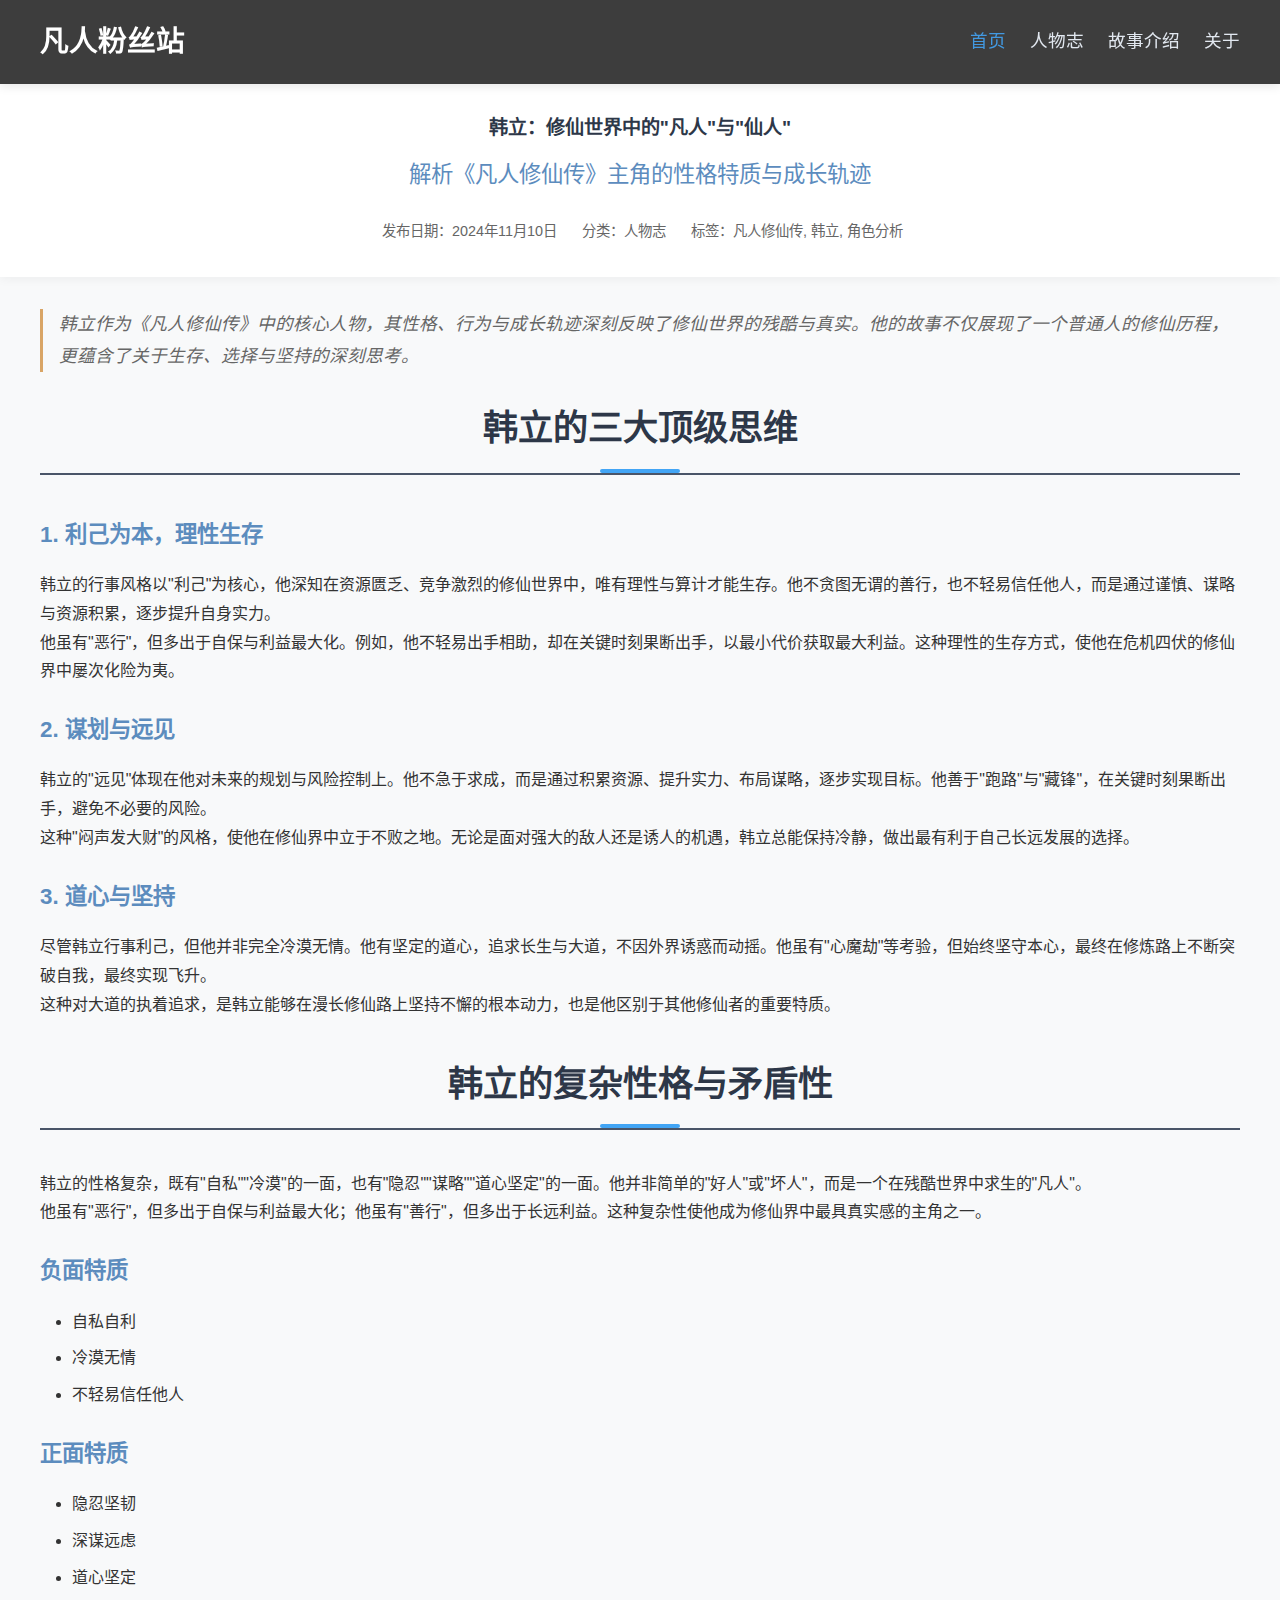
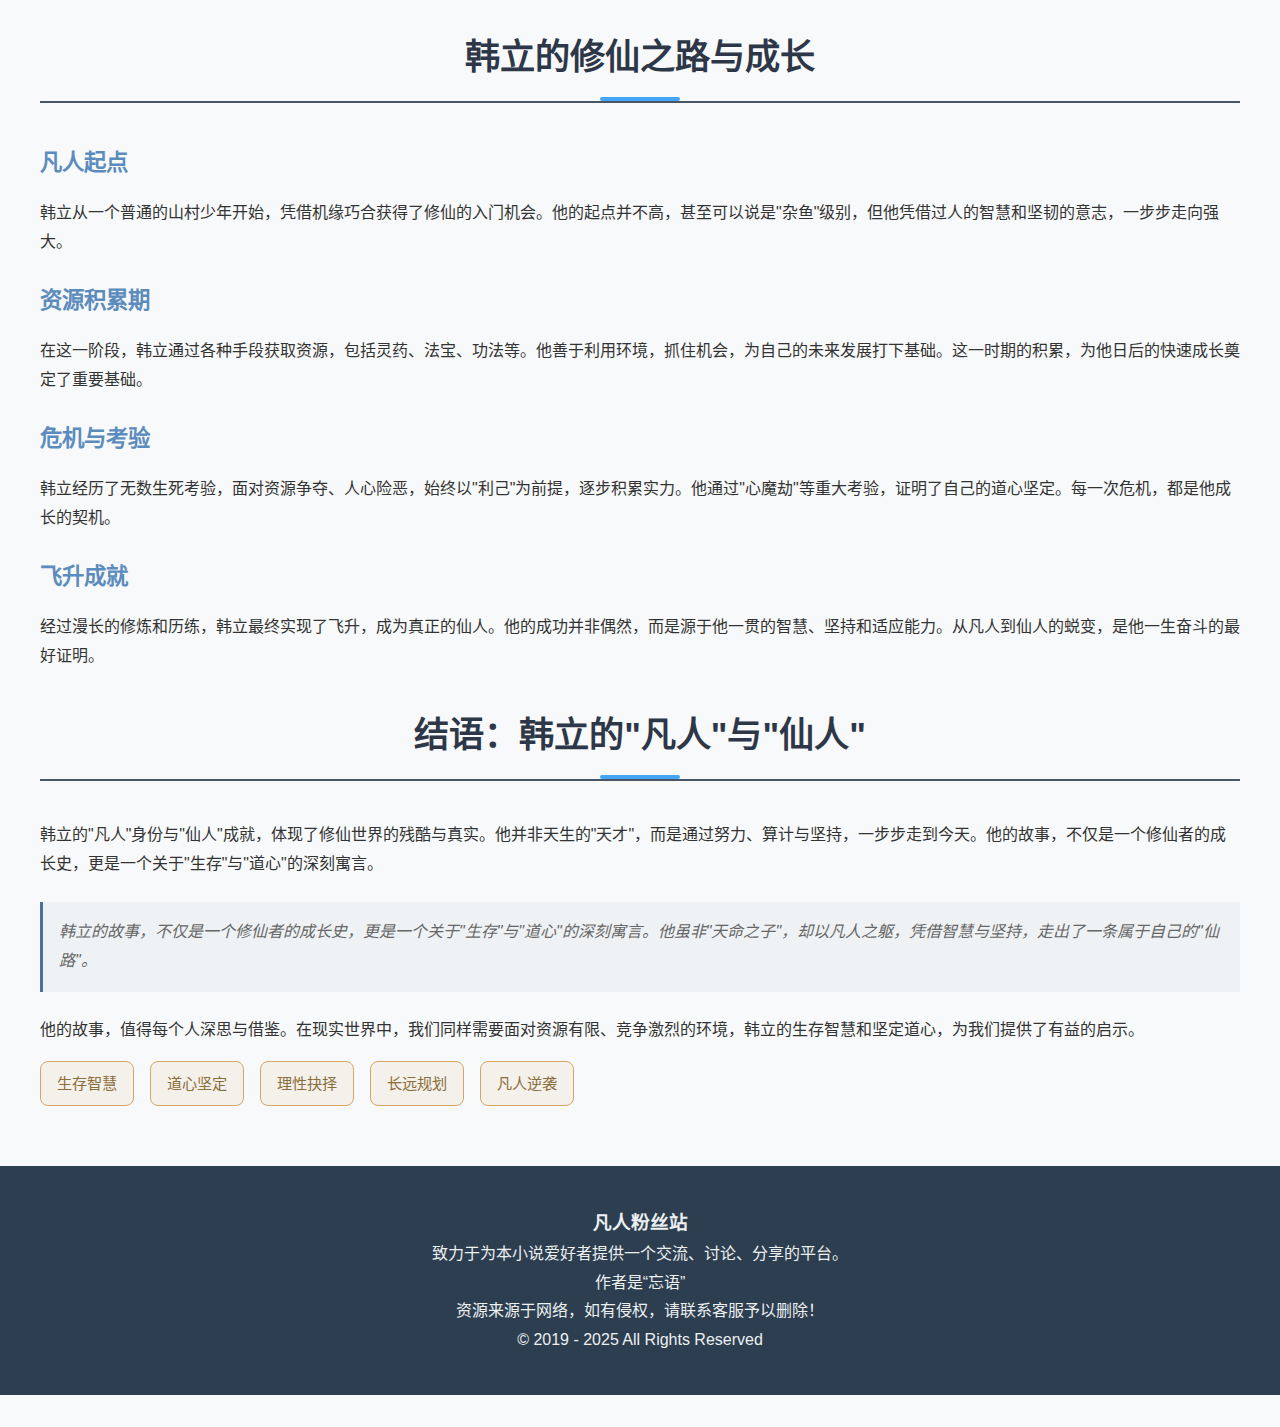
<file: persona/003.html>
<!DOCTYPE html>
<html lang="zh-CN">
<head>
    <meta charset="UTF-8">
    <meta name="viewport" content="width=device-width, initial-scale=1.0">
    <title>韩立：修仙世界中的"凡人"与"仙人" - 深度解析</title>
    <meta name="description" content="本文深入解析《凡人修仙传》主角韩立的性格特质、思维模式与成长轨迹，探讨其作为'凡人'与'仙人'的双重属性及其深刻寓意。">
    <meta name="keywords" content="韩立, 凡人修仙传, 修仙, 韩立性格, 韩立成长, 凡人与仙人">

	<link rel="stylesheet" href="../css/style.css">
</head>
<body>
	
	<!-- 导航栏 -->
	<nav class="navbar">
	  <div class="container nav-container">
	    <a href="index.html" class="logo">
	      凡人粉丝站
	    </a>
	    <ul class="nav-links">
	      <li><a href="index.html" class="active">首页</a></li>
	      <li><a href="/renwuzhi.html">人物志</a></li>
	      <li><a href="/gushi.html">故事介绍</a></li>
	      <li><a href="/about.html">关于</a></li>
	    </ul>
	  </div>
	</nav>
	
    <header class="article-header">
		
        <h1 class="article-title">韩立：修仙世界中的"凡人"与"仙人"</h1>
        <p class="article-subtitle">解析《凡人修仙传》主角的性格特质与成长轨迹</p>
        <div class="article-meta">
            <span><i class="far fa-calendar"></i>发布日期：2024年11月10日</span>
            <span><i class="far fa-folder"></i>分类：人物志</span>
            <span><i class="far fa-tag"></i>标签：凡人修仙传, 韩立, 角色分析</span>
        </div>
    </header>

    <main class="container">
        <p class="opening-paragraph">
            韩立作为《凡人修仙传》中的核心人物，其性格、行为与成长轨迹深刻反映了修仙世界的残酷与真实。他的故事不仅展现了一个普通人的修仙历程，更蕴含了关于生存、选择与坚持的深刻思考。
        </p>

        <section class="article-section">
            <h2 class="section-title">韩立的三大顶级思维</h2>
            
            <h3 class="subsection-title">1. 利己为本，理性生存</h3>
            <p>
                韩立的行事风格以"利己"为核心，他深知在资源匮乏、竞争激烈的修仙世界中，唯有理性与算计才能生存。他不贪图无谓的善行，也不轻易信任他人，而是通过谨慎、谋略与资源积累，逐步提升自身实力。
            </p>
            <p>
                他虽有"恶行"，但多出于自保与利益最大化。例如，他不轻易出手相助，却在关键时刻果断出手，以最小代价获取最大利益。这种理性的生存方式，使他在危机四伏的修仙界中屡次化险为夷。
            </p>

            <h3 class="subsection-title">2. 谋划与远见</h3>
            <p>
                韩立的"远见"体现在他对未来的规划与风险控制上。他不急于求成，而是通过积累资源、提升实力、布局谋略，逐步实现目标。他善于"跑路"与"藏锋"，在关键时刻果断出手，避免不必要的风险。
            </p>
            <p>
                这种"闷声发大财"的风格，使他在修仙界中立于不败之地。无论是面对强大的敌人还是诱人的机遇，韩立总能保持冷静，做出最有利于自己长远发展的选择。
            </p>

            <h3 class="subsection-title">3. 道心与坚持</h3>
            <p>
                尽管韩立行事利己，但他并非完全冷漠无情。他有坚定的道心，追求长生与大道，不因外界诱惑而动摇。他虽有"心魔劫"等考验，但始终坚守本心，最终在修炼路上不断突破自我，最终实现飞升。
            </p>
            <p>
                这种对大道的执着追求，是韩立能够在漫长修仙路上坚持不懈的根本动力，也是他区别于其他修仙者的重要特质。
            </p>
        </section>

        <section class="article-section">
            <h2 class="section-title">韩立的复杂性格与矛盾性</h2>
            <p>
                韩立的性格复杂，既有"自私""冷漠"的一面，也有"隐忍""谋略""道心坚定"的一面。他并非简单的"好人"或"坏人"，而是一个在残酷世界中求生的"凡人"。
            </p>
            <p>
                他虽有"恶行"，但多出于自保与利益最大化；他虽有"善行"，但多出于长远利益。这种复杂性使他成为修仙界中最具真实感的主角之一。
            </p>

            <div class="traits-container">
                <div class="traits-column">
                    <h3 class="subsection-title">负面特质</h3>
                    <ul class="article-list">
                        <li>自私自利</li>
                        <li>冷漠无情</li>
                        <li>不轻易信任他人</li>
                    </ul>
                </div>
                <div class="traits-column">
                    <h3 class="subsection-title">正面特质</h3>
                    <ul class="article-list">
                        <li>隐忍坚韧</li>
                        <li>深谋远虑</li>
                        <li>道心坚定</li>
                    </ul>
                </div>
            </div>
        </section>

        <section class="article-section">
            <h2 class="section-title">韩立的修仙之路与成长</h2>
            
            <h3 class="subsection-title">凡人起点</h3>
            <p>
                韩立从一个普通的山村少年开始，凭借机缘巧合获得了修仙的入门机会。他的起点并不高，甚至可以说是"杂鱼"级别，但他凭借过人的智慧和坚韧的意志，一步步走向强大。
            </p>

            <h3 class="subsection-title">资源积累期</h3>
            <p>
                在这一阶段，韩立通过各种手段获取资源，包括灵药、法宝、功法等。他善于利用环境，抓住机会，为自己的未来发展打下基础。这一时期的积累，为他日后的快速成长奠定了重要基础。
            </p>

            <h3 class="subsection-title">危机与考验</h3>
            <p>
                韩立经历了无数生死考验，面对资源争夺、人心险恶，始终以"利己"为前提，逐步积累实力。他通过"心魔劫"等重大考验，证明了自己的道心坚定。每一次危机，都是他成长的契机。
            </p>

            <h3 class="subsection-title">飞升成就</h3>
            <p>
                经过漫长的修炼和历练，韩立最终实现了飞升，成为真正的仙人。他的成功并非偶然，而是源于他一贯的智慧、坚持和适应能力。从凡人到仙人的蜕变，是他一生奋斗的最好证明。
            </p>
        </section>

        <section class="article-section">
            <h2 class="section-title">结语：韩立的"凡人"与"仙人"</h2>
            <p>
                韩立的"凡人"身份与"仙人"成就，体现了修仙世界的残酷与真实。他并非天生的"天才"，而是通过努力、算计与坚持，一步步走到今天。他的故事，不仅是一个修仙者的成长史，更是一个关于"生存"与"道心"的深刻寓言。
            </p>
            
            <blockquote class="article-quote">
                韩立的故事，不仅是一个修仙者的成长史，更是一个关于"生存"与"道心"的深刻寓言。他虽非"天命之子"，却以凡人之躯，凭借智慧与坚持，走出了一条属于自己的"仙路"。
            </blockquote>
            
            <p>
                他的故事，值得每个人深思与借鉴。在现实世界中，我们同样需要面对资源有限、竞争激烈的环境，韩立的生存智慧和坚定道心，为我们提供了有益的启示。
            </p>

            <div class="key-factors">
                <span class="factor-item">生存智慧</span>
                <span class="factor-item">道心坚定</span>
                <span class="factor-item">理性抉择</span>
                <span class="factor-item">长远规划</span>
                <span class="factor-item">凡人逆袭</span>
            </div>
        </section>
    </main>
	<!-- 页脚 -->
	
	<footer class="footer">
	  <div class="footercontainer">
	    <div class="footer-content">
	      <div class="footer-column">
	        <h3>凡人粉丝站</h3>
	        <p>致力于为本小说爱好者提供一个交流、讨论、分享的平台。</p>
			  <p>作者是“忘语”</p>
			  <p>资源来源于网络，如有侵权，请联系客服予以删除！</p>
			  <p class="copyright">© 2019 - 2025 All Rights Reserved</p>	
	      </div>
		
		 </div>		
</body>
</html>
</file>
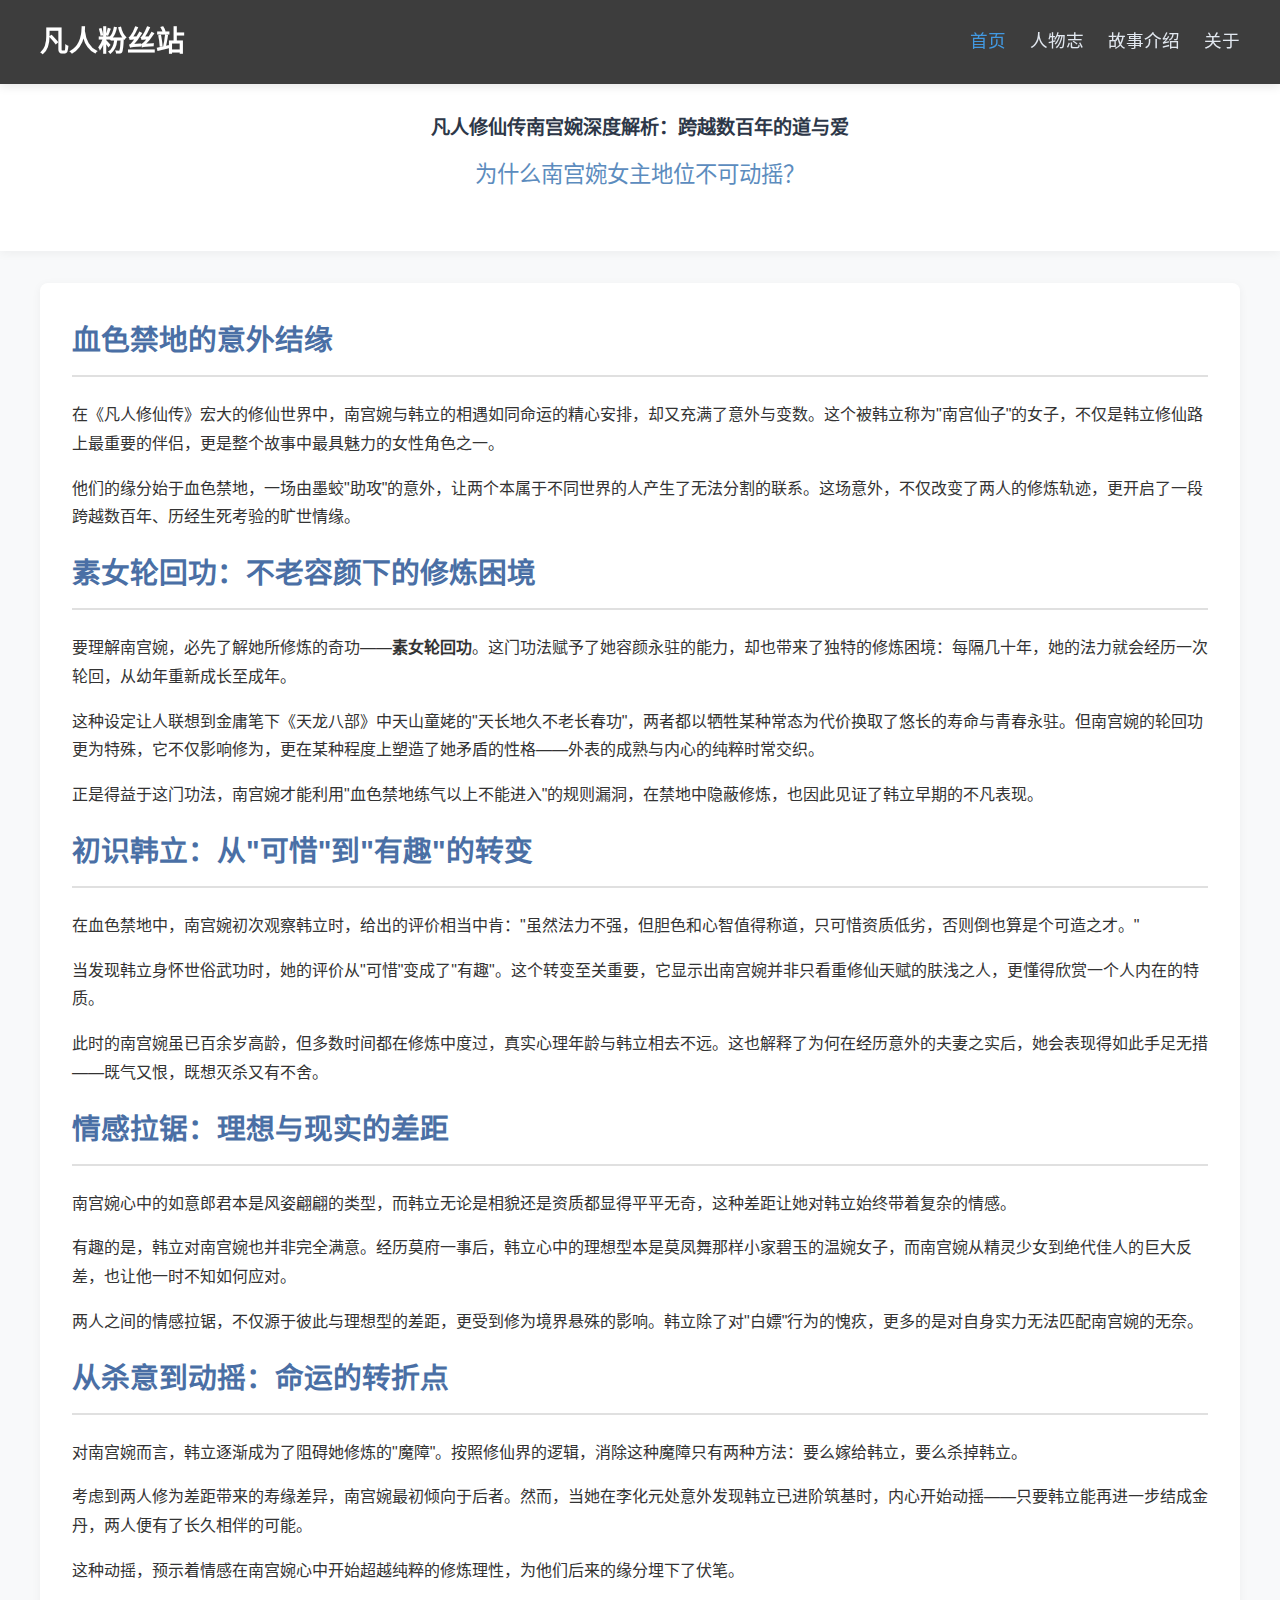
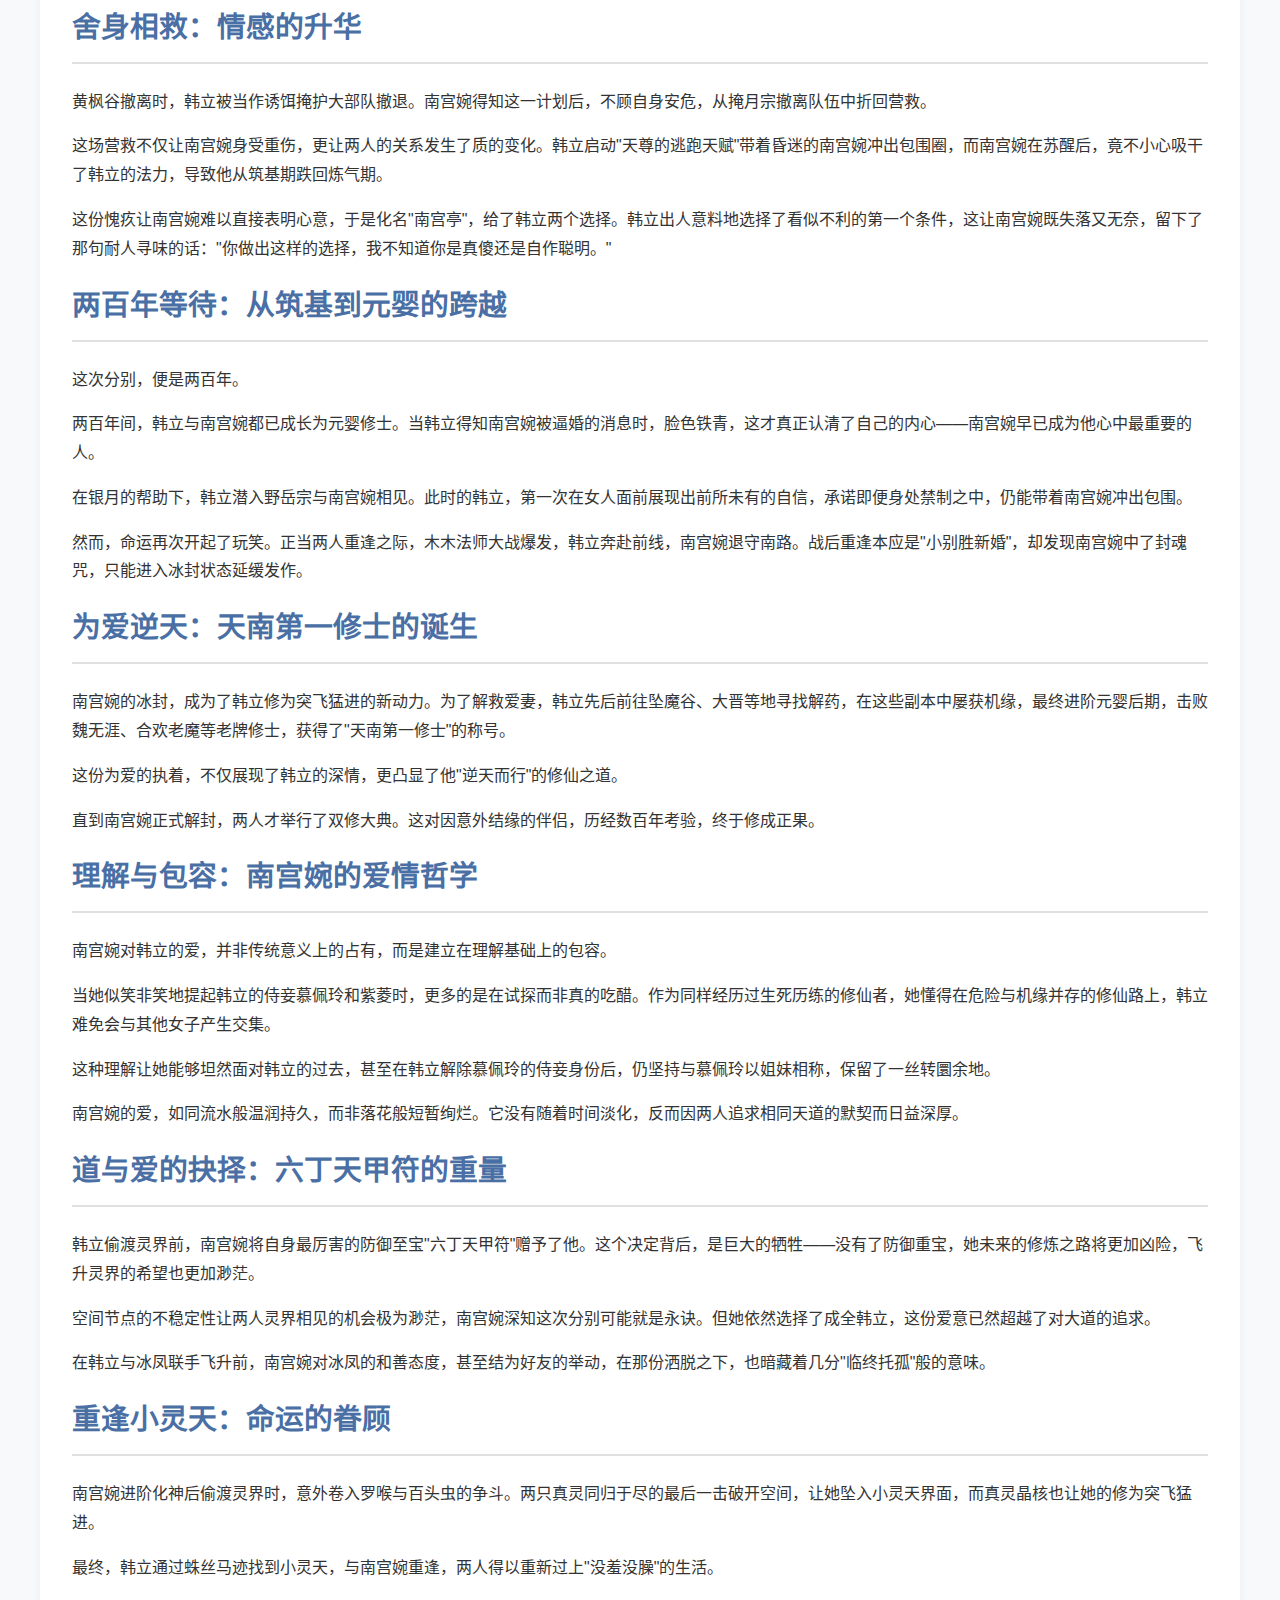
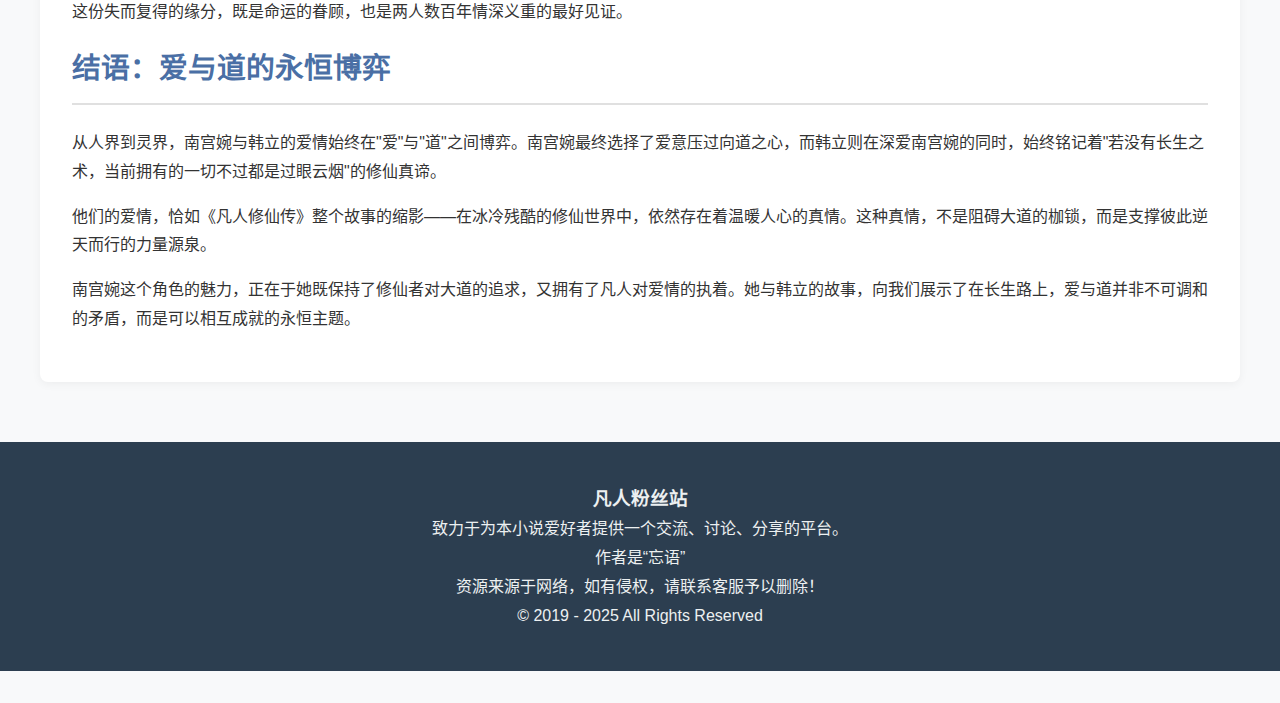
<file: persona/004.html>
<!DOCTYPE html>
<html lang="zh-CN">
<head>
    <meta charset="UTF-8">
    <meta name="viewport" content="width=device-width, initial-scale=1.0">
    <title>凡人修仙传南宫婉深度解析</title>
	<meta name="description" content="本文深入解析《凡人修仙传》主角南宫婉深度解析。">
	<meta name="keywords" content="南宫婉, 凡人修仙传, 修仙, 韩立性格, 南宫婉深度解析, 凡人与仙人">
    <link rel="stylesheet" href="../css/style.css">
    <link rel="stylesheet" href="https://cdnjs.cloudflare.com/ajax/libs/font-awesome/6.4.0/css/all.min.css">
</head>
<body>
  <!-- 导航栏 -->
  <nav class="navbar">
    <div class="container nav-container">
      <a href="index.html" class="logo">
        凡人粉丝站
      </a>
      <ul class="nav-links">
        <li><a href="index.html" class="active">首页</a></li>
        <li><a href="/renwuzhi.html">人物志</a></li>
        <li><a href="/gushi.html">故事介绍</a></li>
        <li><a href="/about.html">关于</a></li>
      </ul>
    </div>
  </nav>
  <!-- 页面头部 -->
  
  <header class="article-header">
      <div class="footercontainer">
          <h1 class="article-title">凡人修仙传南宫婉深度解析：跨越数百年的道与爱</h1>
          <p class="article-subtitle">为什么南宫婉女主地位不可动摇？</p>
      </div>
  </header>
  
 <main class="container">	
<article class="article-content">

    
    <h2 class="section-title">血色禁地的意外结缘</h2>
    <p>
        在《凡人修仙传》宏大的修仙世界中，南宫婉与韩立的相遇如同命运的精心安排，却又充满了意外与变数。这个被韩立称为"南宫仙子"的女子，不仅是韩立修仙路上最重要的伴侣，更是整个故事中最具魅力的女性角色之一。
    </p>
    <p>
        他们的缘分始于血色禁地，一场由墨蛟"助攻"的意外，让两个本属于不同世界的人产生了无法分割的联系。这场意外，不仅改变了两人的修炼轨迹，更开启了一段跨越数百年、历经生死考验的旷世情缘。
    </p>

    <h2 class="section-title">素女轮回功：不老容颜下的修炼困境</h2>
    <p>
        要理解南宫婉，必先了解她所修炼的奇功——<strong>素女轮回功</strong>。这门功法赋予了她容颜永驻的能力，却也带来了独特的修炼困境：每隔几十年，她的法力就会经历一次轮回，从幼年重新成长至成年。
    </p>
    <p>
        这种设定让人联想到金庸笔下《天龙八部》中天山童姥的"天长地久不老长春功"，两者都以牺牲某种常态为代价换取了悠长的寿命与青春永驻。但南宫婉的轮回功更为特殊，它不仅影响修为，更在某种程度上塑造了她矛盾的性格——外表的成熟与内心的纯粹时常交织。
    </p>
    <p>
        正是得益于这门功法，南宫婉才能利用"血色禁地练气以上不能进入"的规则漏洞，在禁地中隐蔽修炼，也因此见证了韩立早期的不凡表现。
    </p>

    <h2 class="section-title">初识韩立：从"可惜"到"有趣"的转变</h2>
    <p>
        在血色禁地中，南宫婉初次观察韩立时，给出的评价相当中肯："虽然法力不强，但胆色和心智值得称道，只可惜资质低劣，否则倒也算是个可造之才。"
    </p>
    <p>
        当发现韩立身怀世俗武功时，她的评价从"可惜"变成了"有趣"。这个转变至关重要，它显示出南宫婉并非只看重修仙天赋的肤浅之人，更懂得欣赏一个人内在的特质。
    </p>
    <p>
        此时的南宫婉虽已百余岁高龄，但多数时间都在修炼中度过，真实心理年龄与韩立相去不远。这也解释了为何在经历意外的夫妻之实后，她会表现得如此手足无措——既气又恨，既想灭杀又有不舍。
    </p>

    <h2 class="section-title">情感拉锯：理想与现实的差距</h2>
    <p>
        南宫婉心中的如意郎君本是风姿翩翩的类型，而韩立无论是相貌还是资质都显得平平无奇，这种差距让她对韩立始终带着复杂的情感。
    </p>
    <p>
        有趣的是，韩立对南宫婉也并非完全满意。经历莫府一事后，韩立心中的理想型本是莫凤舞那样小家碧玉的温婉女子，而南宫婉从精灵少女到绝代佳人的巨大反差，也让他一时不知如何应对。
    </p>
    <p>
        两人之间的情感拉锯，不仅源于彼此与理想型的差距，更受到修为境界悬殊的影响。韩立除了对"白嫖"行为的愧疚，更多的是对自身实力无法匹配南宫婉的无奈。
    </p>

    <h2 class="section-title">从杀意到动摇：命运的转折点</h2>
    <p>
        对南宫婉而言，韩立逐渐成为了阻碍她修炼的"魔障"。按照修仙界的逻辑，消除这种魔障只有两种方法：要么嫁给韩立，要么杀掉韩立。
    </p>
    <p>
        考虑到两人修为差距带来的寿缘差异，南宫婉最初倾向于后者。然而，当她在李化元处意外发现韩立已进阶筑基时，内心开始动摇——只要韩立能再进一步结成金丹，两人便有了长久相伴的可能。
    </p>
    <p>
        这种动摇，预示着情感在南宫婉心中开始超越纯粹的修炼理性，为他们后来的缘分埋下了伏笔。
    </p>

    <h2 class="section-title">舍身相救：情感的升华</h2>
    <p>
        黄枫谷撤离时，韩立被当作诱饵掩护大部队撤退。南宫婉得知这一计划后，不顾自身安危，从掩月宗撤离队伍中折回营救。
    </p>
    <p>
        这场营救不仅让南宫婉身受重伤，更让两人的关系发生了质的变化。韩立启动"天尊的逃跑天赋"带着昏迷的南宫婉冲出包围圈，而南宫婉在苏醒后，竟不小心吸干了韩立的法力，导致他从筑基期跌回炼气期。
    </p>
    <p>
        这份愧疚让南宫婉难以直接表明心意，于是化名"南宫亭"，给了韩立两个选择。韩立出人意料地选择了看似不利的第一个条件，这让南宫婉既失落又无奈，留下了那句耐人寻味的话："你做出这样的选择，我不知道你是真傻还是自作聪明。"
    </p>

    <h2 class="section-title">两百年等待：从筑基到元婴的跨越</h2>
    <p>
        这次分别，便是两百年。
    </p>
    <p>
        两百年间，韩立与南宫婉都已成长为元婴修士。当韩立得知南宫婉被逼婚的消息时，脸色铁青，这才真正认清了自己的内心——南宫婉早已成为他心中最重要的人。
    </p>
    <p>
        在银月的帮助下，韩立潜入野岳宗与南宫婉相见。此时的韩立，第一次在女人面前展现出前所未有的自信，承诺即便身处禁制之中，仍能带着南宫婉冲出包围。
    </p>
    <p>
        然而，命运再次开起了玩笑。正当两人重逢之际，木木法师大战爆发，韩立奔赴前线，南宫婉退守南路。战后重逢本应是"小别胜新婚"，却发现南宫婉中了封魂咒，只能进入冰封状态延缓发作。
    </p>

    <h2 class="section-title">为爱逆天：天南第一修士的诞生</h2>
    <p>
        南宫婉的冰封，成为了韩立修为突飞猛进的新动力。为了解救爱妻，韩立先后前往坠魔谷、大晋等地寻找解药，在这些副本中屡获机缘，最终进阶元婴后期，击败魏无涯、合欢老魔等老牌修士，获得了"天南第一修士"的称号。
    </p>
    <p>
        这份为爱的执着，不仅展现了韩立的深情，更凸显了他"逆天而行"的修仙之道。
    </p>
    <p>
        直到南宫婉正式解封，两人才举行了双修大典。这对因意外结缘的伴侣，历经数百年考验，终于修成正果。
    </p>

    <h2 class="section-title">理解与包容：南宫婉的爱情哲学</h2>
    <p>
        南宫婉对韩立的爱，并非传统意义上的占有，而是建立在理解基础上的包容。
    </p>
    <p>
        当她似笑非笑地提起韩立的侍妾慕佩玲和紫菱时，更多的是在试探而非真的吃醋。作为同样经历过生死历练的修仙者，她懂得在危险与机缘并存的修仙路上，韩立难免会与其他女子产生交集。
    </p>
    <p>
        这种理解让她能够坦然面对韩立的过去，甚至在韩立解除慕佩玲的侍妾身份后，仍坚持与慕佩玲以姐妹相称，保留了一丝转圜余地。
    </p>
    <p>
        南宫婉的爱，如同流水般温润持久，而非落花般短暂绚烂。它没有随着时间淡化，反而因两人追求相同天道的默契而日益深厚。
    </p>

    <h2 class="section-title">道与爱的抉择：六丁天甲符的重量</h2>
    <p>
        韩立偷渡灵界前，南宫婉将自身最厉害的防御至宝"六丁天甲符"赠予了他。这个决定背后，是巨大的牺牲——没有了防御重宝，她未来的修炼之路将更加凶险，飞升灵界的希望也更加渺茫。
    </p>
    <p>
        空间节点的不稳定性让两人灵界相见的机会极为渺茫，南宫婉深知这次分别可能就是永诀。但她依然选择了成全韩立，这份爱意已然超越了对大道的追求。
    </p>
    <p>
        在韩立与冰凤联手飞升前，南宫婉对冰凤的和善态度，甚至结为好友的举动，在那份洒脱之下，也暗藏着几分"临终托孤"般的意味。
    </p>

    <h2 class="section-title">重逢小灵天：命运的眷顾</h2>
    <p>
        南宫婉进阶化神后偷渡灵界时，意外卷入罗喉与百头虫的争斗。两只真灵同归于尽的最后一击破开空间，让她坠入小灵天界面，而真灵晶核也让她的修为突飞猛进。
    </p>
    <p>
        最终，韩立通过蛛丝马迹找到小灵天，与南宫婉重逢，两人得以重新过上"没羞没臊"的生活。
    </p>
    <p>
        这份失而复得的缘分，既是命运的眷顾，也是两人数百年情深义重的最好见证。
    </p>

    <h2 class="section-title">结语：爱与道的永恒博弈</h2>
    <p>
        从人界到灵界，南宫婉与韩立的爱情始终在"爱"与"道"之间博弈。南宫婉最终选择了爱意压过向道之心，而韩立则在深爱南宫婉的同时，始终铭记着"若没有长生之术，当前拥有的一切不过都是过眼云烟"的修仙真谛。
    </p>
    <p>
        他们的爱情，恰如《凡人修仙传》整个故事的缩影——在冰冷残酷的修仙世界中，依然存在着温暖人心的真情。这种真情，不是阻碍大道的枷锁，而是支撑彼此逆天而行的力量源泉。
    </p>
    <p>
        南宫婉这个角色的魅力，正在于她既保持了修仙者对大道的追求，又拥有了凡人对爱情的执着。她与韩立的故事，向我们展示了在长生路上，爱与道并非不可调和的矛盾，而是可以相互成就的永恒主题。
    </p>
</article>
   </main>
 

  <!-- 页脚 -->
  
  <footer class="footer">
    <div class="footercontainer">
      <div class="footer-content">
        <div class="footer-column">
          <h3>凡人粉丝站</h3>
          <p>致力于为本小说爱好者提供一个交流、讨论、分享的平台。</p>
		  <p>作者是“忘语”</p>
		  <p>资源来源于网络，如有侵权，请联系客服予以删除！</p>
		  <p class="copyright">© 2019 - 2025 All Rights Reserved</p>	
        </div>
	
	 </div>		
</body>
</html>
</file>
<file: css/style.css>
/* 全局变量定义 - 统一管理配色、间距等基础样式 */
:root {
    --primary-color: #4a6fa5;
    --secondary-color: #5c8cbe;
    --text-color: #333333;
    --light-text: #666666;
    --background-color: #f8f9fa;
    --card-background: #ffffff;
    --border-color: #e0e0e0;
    --accent-color: #d9a566;
    --spacing-sm: 0.5rem;
    --spacing-md: 1rem;
    --spacing-lg: 1.5rem;
    --spacing-xl: 2rem;
    --border-radius: 8px;
    --box-shadow: 0 2px 10px rgba(0, 0, 0, 0.05);
}

/* 图片容器 */
.image-container {
    max-width: 1160px;
	max-height: 700px;
    margin: 0 auto;
    background-color: #fff;
    border-radius: 8px;
    box-shadow: 0 2px 10px rgba(0, 0, 0, 0.1);
    overflow: hidden;
}

/* 大图展示区域 */
.large-image {
    position: relative;
    width: 100%;
    overflow: hidden;
}

.main-image {
    width: 100%;
    height: auto;
    display: block;
    transition: transform 0.3s ease;
    object-fit: cover;
}

/* 悬停效果 */
.large-image:hover .main-image {
    transform: scale(1.02);
}

/* 图片信息区域 */
.image-info {
    padding: 20px;
}

.image-info h3 {
    margin-bottom: 10px;
    color: #222;
}

.image-info p {
    color: #666;
}


/* 基础样式重置 - 统一浏览器默认样式 */
* {
    margin: 0;
    padding: 0;
    box-sizing: border-box;
    font-family: 'Segoe UI', Tahoma, Geneva, Verdana, sans-serif;
}

body {
    line-height: 1.8;
    color: var(--text-color);
    background-color: var(--background-color);
    padding-bottom: var(--spacing-xl);
}

/* 通用容器样式 - 统一页面布局宽度 */
.footer {
    background-color: #2c3e50;
    color: #ecf0f1;
    padding: 40px 20px;
    margin-top: 60px;
}

.footercontainer {
    max-width: 1200px;
    margin: 0 auto;
    text-align: center;
}
.container {
    max-width: 1200px;
    margin: 0 auto;
    text-align: left;
}


/* 导航栏样式 */
.navbar {
    background-color: #3d3d3d;
    color: white;
    padding: 1rem 0;
    position: sticky;
    top: 0;
    z-index: 100;
    box-shadow: 0 2px 10px rgba(0,0,0,0.1);
}

.nav-container {
    display: flex;
    justify-content: space-between;
    align-items: center;
}

.logo {
    font-size: 1.8rem;
    font-weight: bold;
    color: #fff;
    text-decoration: none;
    display: flex;
    align-items: center;
    gap: 8px;
}

.logo span {
    color: #bbdefb;
}

.nav-links {
    display: flex;
    list-style: none;
    gap: 2rem;
}

.nav-links a {
    color: white;
    text-decoration: none;
    font-size: 1.1rem;
    transition: color 0.3s ease;
    padding: 0.5rem 0;
    position: relative;
}

.nav-links a:hover {
    color: #bbdefb;
}

.nav-links a::after {
    content: '';
    position: absolute;
    bottom: 0;
    left: 0;
    width: 0;
    height: 2px;
    background-color: #bbdefb;
    transition: width 0.3s ease;
}

.nav-links a:hover::after {
    width: 100%;
}

/* 英雄区域样式 */
.hero {
    background-color: #a9c4f5;
    color: white;
    padding: 5rem 0;
    text-align: center;
    margin-bottom: 3rem;
    position: relative;
    overflow: clip;
}



.hero::before {
    content: '';
    position: absolute;
    top: 0;
    left: 0;
    width: 100%;
    height: 100%;
    background: linear-gradient(45deg, rgba(156, 39, 176, 0.1), rgba(33, 150, 243, 0.1));
    z-index: 1;
}

.hero-content {
    position: relative;
    z-index: 2;
}

.hero h1 {
    font-size: 3rem;
    margin-bottom: 1rem;
}

.hero p {
    font-size: 1.2rem;
    max-width: 700px;
    margin: 0 auto 2rem;
    color: #e3f2fd;
}

.btn {
    display: inline-block;
    background-color: #42a5f5;
    color: white;
    padding: 0.8rem 2rem;
    border-radius: 50px;
    text-decoration: none;
    font-weight: 600;
    transition: all 0.3s ease;
    border: none;
    cursor: pointer;
}

.btn:hover {
    background-color: #1e88e5;
    transform: translateY(-3px);
    box-shadow: 0 5px 15px rgba(0,0,0,0.1);
}

/* 特色板块样式 */
.features {
    padding: 3rem 0;
}

.section-title {
    text-align: center;
    font-size: 2.2rem;
    margin-bottom: 3rem;
    color: #1a237e;
    position: relative;
    padding-bottom: 1rem;
}

.section-title::after {
    content: '';
    position: absolute;
    bottom: 0;
    left: 50%;
    transform: translateX(-50%);
    width: 80px;
    height: 4px;
    background-color: #42a5f5;
    border-radius: 2px;
}

.features-grid {
    display: grid;
    grid-template-columns: repeat(auto-fit, minmax(300px, 1fr));
    gap: 2rem;
    margin-top: 2rem;
}

.feature-card {
    background-color: white;
    border-radius: 10px;
    padding: 2rem;
    box-shadow: 0 5px 15px rgba(0,0,0,0.05);
    transition: transform 0.3s ease, box-shadow 0.3s ease;
}

.feature-card:hover {
    transform: translateY(-10px);
    box-shadow: 0 15px 30px rgba(0,0,0,0.1);
}

.feature-icon {
    width: 70px;
    height: 70px;
    background-color: #e3f2fd;
    border-radius: 50%;
    display: flex;
    align-items: center;
    justify-content: center;
    margin-bottom: 1.5rem;
    color: #1a237e;
    font-size: 1.5rem;
}

.feature-card h3 {
    font-size: 1.5rem;
    margin-bottom: 1rem;
    color: #1a237e;
}

.feature-card p {
    color: #666;
    line-height: 1.7;
}

/* 最新讨论区样式 */
.discussions {
    background-color: #f5f7fa;
    padding: 3rem 0;
}

.discussion-list {
    background-color: white;
    border-radius: 10px;
    overflow: hidden;
    box-shadow: 0 5px 15px rgba(0,0,0,0.05);
}

.discussion-item {
    padding: 1.5rem;
    border-bottom: 1px solid #f1f1f1;
    display: flex;
    justify-content: space-between;
    align-items: center;
    transition: background-color 0.3s ease;
}

.discussion-item:last-child {
    border-bottom: none;
}

.discussion-item:hover {
    background-color: #f9f9f9;
}

.discussion-info h3 {
    margin-bottom: 0.5rem;
    font-size: 1.2rem;
}

.discussion-info h3 a {
    color: #1a237e;
    text-decoration: none;
    transition: color 0.3s ease;
}

.discussion-info h3 a:hover {
    color: #42a5f5;
}

.discussion-meta {
    color: #888;
    font-size: 0.9rem;
    display: flex;
    gap: 1.5rem;
}

.discussion-stats {
    display: flex;
    gap: 1.5rem;
    align-items: center;
}

.stat {
    display: flex;
    align-items: center;
    gap: 0.5rem;
    color: #666;
}

/* 文章头部样式 */
.article-header {
    background-color: var(--card-background);
    padding: var(--spacing-xl) 0;
    margin-bottom: var(--spacing-xl);
    box-shadow: var(--box-shadow);
    text-align: center;
}

.article-title {
    color: var(--primary-color);
    font-size: 2.5rem;
    margin-bottom: var(--spacing-sm);
    line-height: 1.2;
}

.article-subtitle {
    color: var(--secondary-color);
    font-size: 1.4rem;
    font-weight: 500;
    margin-bottom: var(--spacing-lg);
}

.article-meta {
    color: var(--light-text);
    font-size: 0.9rem;
}

.article-meta span {
    margin: 0 var(--spacing-sm);
}

.article-meta i {
    margin-right: 5px;
}

/* 文章内容样式 */
.article-content {
    background-color: var(--card-background);
    padding: var(--spacing-xl);
    border-radius: var(--border-radius);
    box-shadow: var(--box-shadow);
    margin-bottom: var(--spacing-xl);
}

.opening-paragraph {
    font-size: 1.1rem;
    font-style: italic;
    color: var(--light-text);
    margin-bottom: var(--spacing-lg);
    padding-left: var(--spacing-md);
    border-left: 3px solid var(--accent-color);
}

.article-section {
    margin-bottom: var(--spacing-xl);
}

.article-content .section-title {
    color: var(--primary-color);
    margin-bottom: var(--spacing-lg);
    padding-bottom: var(--spacing-sm);
    border-bottom: 2px solid var(--border-color);
    text-align: left;
    font-size: 1.8rem;
    padding-bottom: 0.5rem;
}

.article-content .section-title::after {
    display: none; /* 覆盖全局section-title的下划线样式 */
}

.subsection-title {
    color: var(--secondary-color);
    margin: var(--spacing-lg) 0 var(--spacing-md);
    font-size: 1.4rem;
}

.article-content p {
    margin-bottom: var(--spacing-md);
}

.article-list {
    margin: var(--spacing-md) 0 var(--spacing-md) var(--spacing-xl);
}

.article-list li {
    margin-bottom: var(--spacing-sm);
}

.article-quote {
    border-left: 3px solid var(--primary-color);
    padding: var(--spacing-md);
    margin: var(--spacing-lg) 0;
    background-color: rgba(74, 111, 165, 0.05);
    font-style: italic;
    color: var(--light-text);
}

/* 关键因素样式 */
.key-factors {
    display: flex;
    flex-wrap: wrap;
    gap: var(--spacing-md);
    margin: var(--spacing-md) 0;
}

.factor-item {
    background-color: rgba(217, 165, 102, 0.1);
    border: 1px solid var(--accent-color);
    border-radius: var(--border-radius);
    padding: var(--spacing-sm) var(--spacing-md);
    color: #8b6e3c;
    font-size: 0.95rem;
}

/* 评论区样式 */
.comment-section {
    background-color: var(--card-background);
    padding: var(--spacing-xl);
    border-radius: var(--border-radius);
    box-shadow: var(--box-shadow);
}

.comment-title {
    color: var(--primary-color);
    margin-bottom: var(--spacing-lg);
}

.comment-form {
    margin-bottom: var(--spacing-xl);
}

.comment-form textarea {
    width: 100%;
    padding: var(--spacing-md);
    border: 1px solid var(--border-color);
    border-radius: var(--border-radius);
    min-height: 120px;
    font-family: inherit;
    font-size: 1rem;
    margin-bottom: var(--spacing-md);
    resize: vertical;
}

.comment-form button {
    background-color: var(--primary-color);
    color: white;
    border: none;
    padding: var(--spacing-sm) var(--spacing-lg);
    border-radius: var(--border-radius);
    cursor: pointer;
    font-size: 1rem;
    transition: background-color 0.3s;
}

.comment-form button:hover {
    background-color: var(--secondary-color);
}

.comment-item {
    padding: var(--spacing-md) 0;
    border-bottom: 1px solid var(--border-color);
}

.comment-item:last-child {
    border-bottom: none;
}

.comment-author {
    font-weight: bold;
    margin-bottom: var(--spacing-sm);
}

.comment-text {
    margin-bottom: var(--spacing-sm);
}

.comment-time {
    font-size: 0.8rem;
    color: var(--light-text);
}

.no-comments {
    color: var(--light-text);
    text-align: center;
	}	
/* 人物介绍模块样式 */

.person-profile {
    width: 100%;
    max-width: 1200px;
    margin: 0 auto;
    padding: 20px;
    box-sizing: border-box;
}

.profile-container {
    display: flex;
    flex-wrap: wrap;
    background: #fff;
    border-radius: 8px;
    box-shadow: 0 2px 10px rgba(0,0,0,0.08);
    overflow: hidden;
}

.profile-image {
    flex: 1;
    min-width: 300px;
    max-width: 400px;
    height: auto;
    position: relative;
}

.profile-image img {
    width: 100%;
    height: 100%;
    object-fit: cover;
    display: block;
}

.profile-content {
    flex: 1.2;
    min-width: 300px;
    padding: 30px;
    box-sizing: border-box;
}

.profile-name {
    margin: 0 0 10px 0;
    color: #2d3748;
    font-size: 1.8rem;
}

.profile-title {
    margin: 0 0 20px 0;
    color: #718096;
    font-size: 1.1rem;
    font-weight: normal;
}

.profile-bio {
    color: #4a5568;
    line-height: 1.8;
}

.profile-bio p {
    margin-bottom: 16px;
}

.profile-bio h3 {
    margin: 24px 0 12px 0;
    color: #2d3748;
    font-size: 1.3rem;
}

.profile-details {
    list-style: none;
    padding: 0;
}

.profile-details li {
    margin-bottom: 8px;
    padding-left: 20px;
    position: relative;
}

.profile-details li:before {
    content: "•";
    position: absolute;
    left: 0;
    color: #4a5568;
}
/* 阅读全文按钮样式 */
.read-more-btn {
    display: inline-block;
    background-color: #3498db;
    color: white;
    padding: 10px 20px;
    border-radius: 8px;
    text-decoration: none;
    font-weight: 500;
    transition: background-color 0.3s ease;
    position: static;
    bottom: 40px;
    right: 40px;
}

.read-more-btn:hover {
    background-color: #2980b9;
}

/* 底部查看其它人物按钮 */
.other-people-btn-container {
    text-align: center;
    margin: 40px 0;
}

.other-people-btn {
    display: inline-block;
    background-color: #2c3e50;
    color: white;
    padding: 12px 24px;
    border-radius: 4px;
    text-decoration: none;
    font-weight: 500;
    transition: all 0.3s ease;
}

.other-people-btn:hover {
    background-color: #34495e;
    transform: translateY(-2px);
}

/* 响应式调整 */
@media (max-width: 768px) {
    .profile-container {
        grid-template-columns: 1fr;
    }
    
    .profile-image {
        max-height: 400px;
    }
    
    .profile-content {
        padding: 30px 25px;
    }
    
    .read-more-btn {
        position: static;
        margin-top: 20px;
        display: inline-block;
    }
}

/* 人物志文章列表样式 */

.articles-container {
    max-width: 1200px;
    margin: 0 auto;
    padding: 2rem 1.5rem;
}

.section-title {
    font-size: 2.2rem;
    font-weight: 700;
    color: #2d3748;
    margin-bottom: 2.5rem;
    padding-bottom: 0.8rem;
    border-bottom: 2px solid #4a5568;
}

.articles-grid {
    display: grid;
    grid-template-columns: repeat(2, 1fr);
    gap: 1rem;
}

.article-item {
    padding: 1.5rem;
    background-color: #ffffff;
    border-radius: 6px;
    transition: all 0.3s ease;
    box-shadow: 0 2px 4px rgba(0, 0, 0, 0.05);
}

.article-item:hover {
    transform: translateY(-3px);
    box-shadow: 0 4px 8px rgba(0, 0, 0, 0.1);
    background-color: #f7fafc;
}

.article-title {
    color: #2d3748;
    font-size: 1.2rem;
    margin: 0 0 1rem 0;
    text-decoration: none;
    display: block;
    transition: color 0.3s ease;
}

.article-title:hover {
    color: #2b6cb0;
}

.read-more {
    display: inline-block;
    padding: 0.5rem 1.2rem;
    background-color: #4a5568;
    color: #ffffff;
    text-decoration: none;
    border-radius: 4px;
    font-size: 0.95rem;
    font-weight: 500;
    transition: all 0.3s ease;
}

.read-more:hover {
    background-color: #2b6cb0;
    transform: translateX(3px);
}

/* 人物志标题栏 */
.hero2 {
    background-color: #ffffff;
    color: white;
    padding: 5rem 0;
    text-align: center;
    margin-bottom: 3rem;
    position: relative;
    overflow: hidden;
}

/* 导航栏样式 */
.site-nav {
    background-color: #2d3748;
    padding: 1rem 0;
    box-shadow: 0 2px 4px rgba(0, 0, 0, 0.1);
}

.site-nav .container {
    display: flex;
    justify-content: space-between;
    align-items: center;
    max-width: 1200px;
    margin: 0 auto;
    padding: 0 1.5rem;
}

.site-nav .logo {
    color: #ffffff;
    font-size: 1.5rem;
    font-weight: 700;
    text-decoration: none;
}

.nav-links {
    display: flex;
    gap: 1.5rem;
}

.nav-links a {
    color: #e2e8f0;
    text-decoration: none;
    display: flex;
    align-items: center;
    gap: 0.5rem;
    transition: color 0.3s ease;
}

.nav-links a:hover, .nav-links a.active {
    color: #4299e1;
}

/* 关于页面容器 */
.about-container {
    max-width: 1200px;
    margin: 0 auto;
    padding: 3rem 1.5rem;
    display: grid;
    gap: 3rem;
}

@media (min-width: 768px) {
    .about-container {
        grid-template-columns: 1fr 1fr;
    }
}

/* 内容区块样式 */
.about-section, .disclaimer-section {
    background-color: #ffffff;
    border-radius: 8px;
    padding: 2rem;
    box-shadow: 0 4px 6px rgba(0, 0, 0, 0.05);
}

.about-content p, .disclaimer-content p {
    margin-bottom: 1rem;
    line-height: 1.8;
    color: #4a5568;
}

.about-content h2 {
    font-size: 1.4rem;
    margin: 1.5rem 0 1rem;
    color: #2d3748;
}

.disclaimer-content ul {
    margin: 1rem 0 1.5rem 1.5rem;
    color: #4a5568;
}

.disclaimer-content li {
    margin-bottom: 0.8rem;
    line-height: 1.6;
}

.disclaimer-content a {
    color: #2b6cb0;
    text-decoration: none;
}

.disclaimer-content a:hover {
    text-decoration: underline;
}

/* 页脚样式 */
.site-footer {
    background-color: #2d3748;
    color: #e2e8f0;
    padding: 2rem 0;
    margin-top: 3rem;
}

.site-footer .container {
    max-width: 1200px;
    margin: 0 auto;
    padding: 0 1.5rem;
    text-align: center;
}

.site-footer p {
    margin-bottom: 0.5rem;
}

.site-footer a {
    color: #4299e1;
    text-decoration: none;
    margin: 0 0.5rem;
}

.site-footer a:hover {
    text-decoration: underline;
}
</file>
